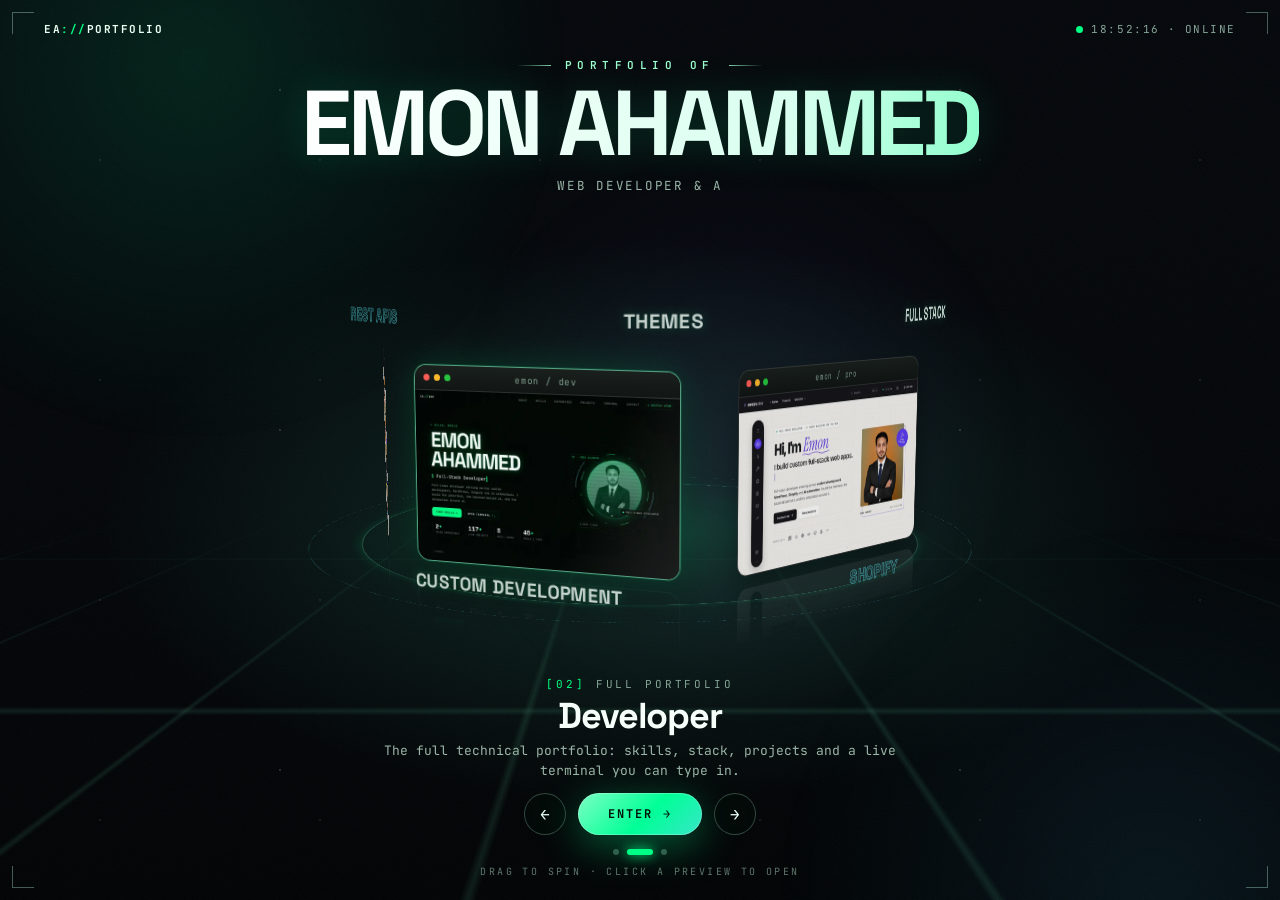
<file: index.html>
<!DOCTYPE html>
<html lang="en">
<head>
  <meta charset="UTF-8" />
  <meta name="viewport" content="width=device-width, initial-scale=1, viewport-fit=cover" />
  <title>Emon Ahammed — Portfolio</title>
  <link rel="icon" href="favicon.svg?v=1" type="image/svg+xml" />
  <link rel="icon" href="favicon-32.png?v=1" sizes="32x32" type="image/png" />
  <link rel="apple-touch-icon" href="apple-touch-icon.png?v=1" />
  <meta name="description" content="Emon Ahammed — custom full-stack developer, WordPress & Shopify developer and AI automation builder. Choose how you want to explore the portfolio." />
  <link rel="canonical" href="https://emonahammed.shop/" />
  <meta property="og:type" content="website" />
  <meta property="og:site_name" content="Emon Ahammed" />
  <meta property="og:title" content="Emon Ahammed — Portfolio" />
  <meta property="og:description" content="Emon Ahammed — custom full-stack developer, WordPress & Shopify developer and AI automation builder. Choose how you want to explore the portfolio." />
  <meta property="og:url" content="https://emonahammed.shop/" />
  <meta property="og:image" content="https://emonahammed.shop/previews/pro.webp" />
  <meta name="twitter:card" content="summary_large_image" />
  <meta name="theme-color" content="#04070a" />
  <link rel="preconnect" href="https://fonts.googleapis.com" />
  <link rel="preconnect" href="https://fonts.gstatic.com" crossorigin />
  <link rel="preload" as="style" href="https://fonts.googleapis.com/css2?family=Space+Grotesk:wght@500;700&family=JetBrains+Mono:wght@400;600;700&display=swap" onload="this.onload=null;this.rel='stylesheet'" />
  <noscript><link rel="stylesheet" href="https://fonts.googleapis.com/css2?family=Space+Grotesk:wght@500;700&family=JetBrains+Mono:wght@400;600;700&display=swap" /></noscript>
  <link rel="stylesheet" href="fx.css?v=36" />
  <link rel="stylesheet" href="gate.css?v=38" />
</head>
<body>
  <!-- Background: soft moving light + a floor grid sliding toward the viewer -->
  <div class="bg" aria-hidden="true">
    <i class="glow g1"></i><i class="glow g2"></i><i class="glow g3"></i>
    <div class="stars s1"></div><div class="stars s2"></div>
    <div class="floor"><div class="grid"></div></div>
    <canvas class="trail" id="trail"></canvas>
    <div class="grain"></div>
  </div>
  <div class="corners" aria-hidden="true"><i></i><i></i><i></i><i></i></div>

  <header class="hud">
    <span class="hud-l">EA<b>://</b>portfolio</span>
    <span class="hud-r"><i class="pulse"></i><span id="clock">--:--:--</span> · ONLINE</span>
  </header>

  <main class="gate">
    <div class="id">
      <p class="hello" id="hello">Portfolio of</p>
      <h1 class="name glitch" id="name" data-text="EMON AHAMMED" aria-label="Emon Ahammed">EMON AHAMMED</h1>
      <p class="role" id="role"></p>
    </div>

    <!-- 3D stage: rings of words orbit around a ring of portfolio previews -->
    <section class="stage" id="stage" aria-label="Choose a portfolio style" aria-roledescription="carousel">
      <div class="world" id="world">
        <div class="platform" aria-hidden="true"><i></i><i></i><i></i></div>
        <div class="ring words w-top" id="words-top" aria-hidden="true"></div>
        <div class="ring slides" id="slides"></div>
        <div class="ring words w-bot" id="words-bot" aria-hidden="true"></div>
      </div>
    </section>

    <div class="cap" id="cap">
      <p class="cap-top"><span class="no" id="cap-no">[01]</span> <span id="cap-tag"></span></p>
      <h2 id="cap-name"></h2>
      <p class="cap-desc" id="cap-desc"></p>
      <div class="cap-row">
        <button class="arrow" id="prev" type="button" aria-label="Previous portfolio">&larr;</button>
        <a class="enter" id="enter" href="#">Enter <i>&rarr;</i></a>
        <button class="arrow" id="next" type="button" aria-label="Next portfolio">&rarr;</button>
      </div>
      <div class="dots" id="dots" aria-hidden="true"></div>
      <p class="hint">drag to spin · click a preview to open</p>
    </div>
  </main>

  <script src="data.js?v=68"></script>
  <script src="fx.js?v=37"></script>
  <script src="gate.js?v=38"></script>
</body>
</html>
</file>
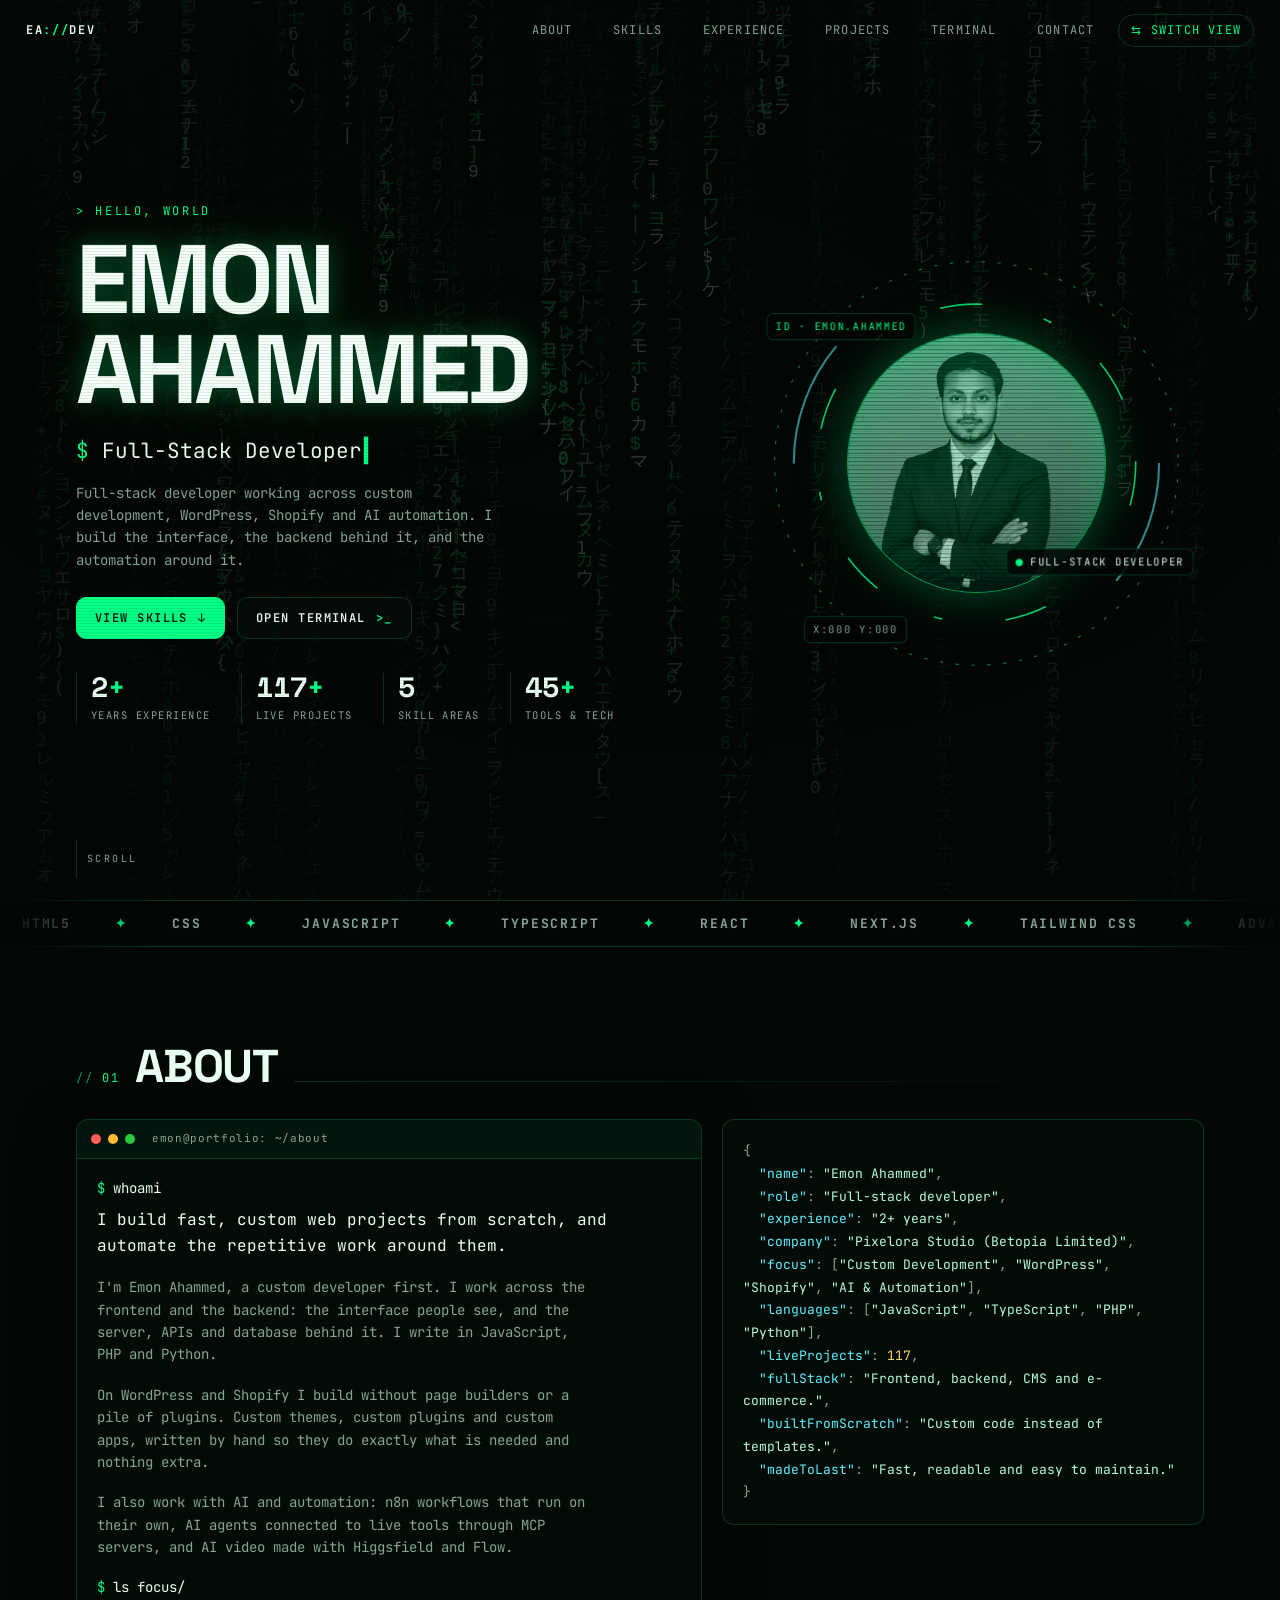
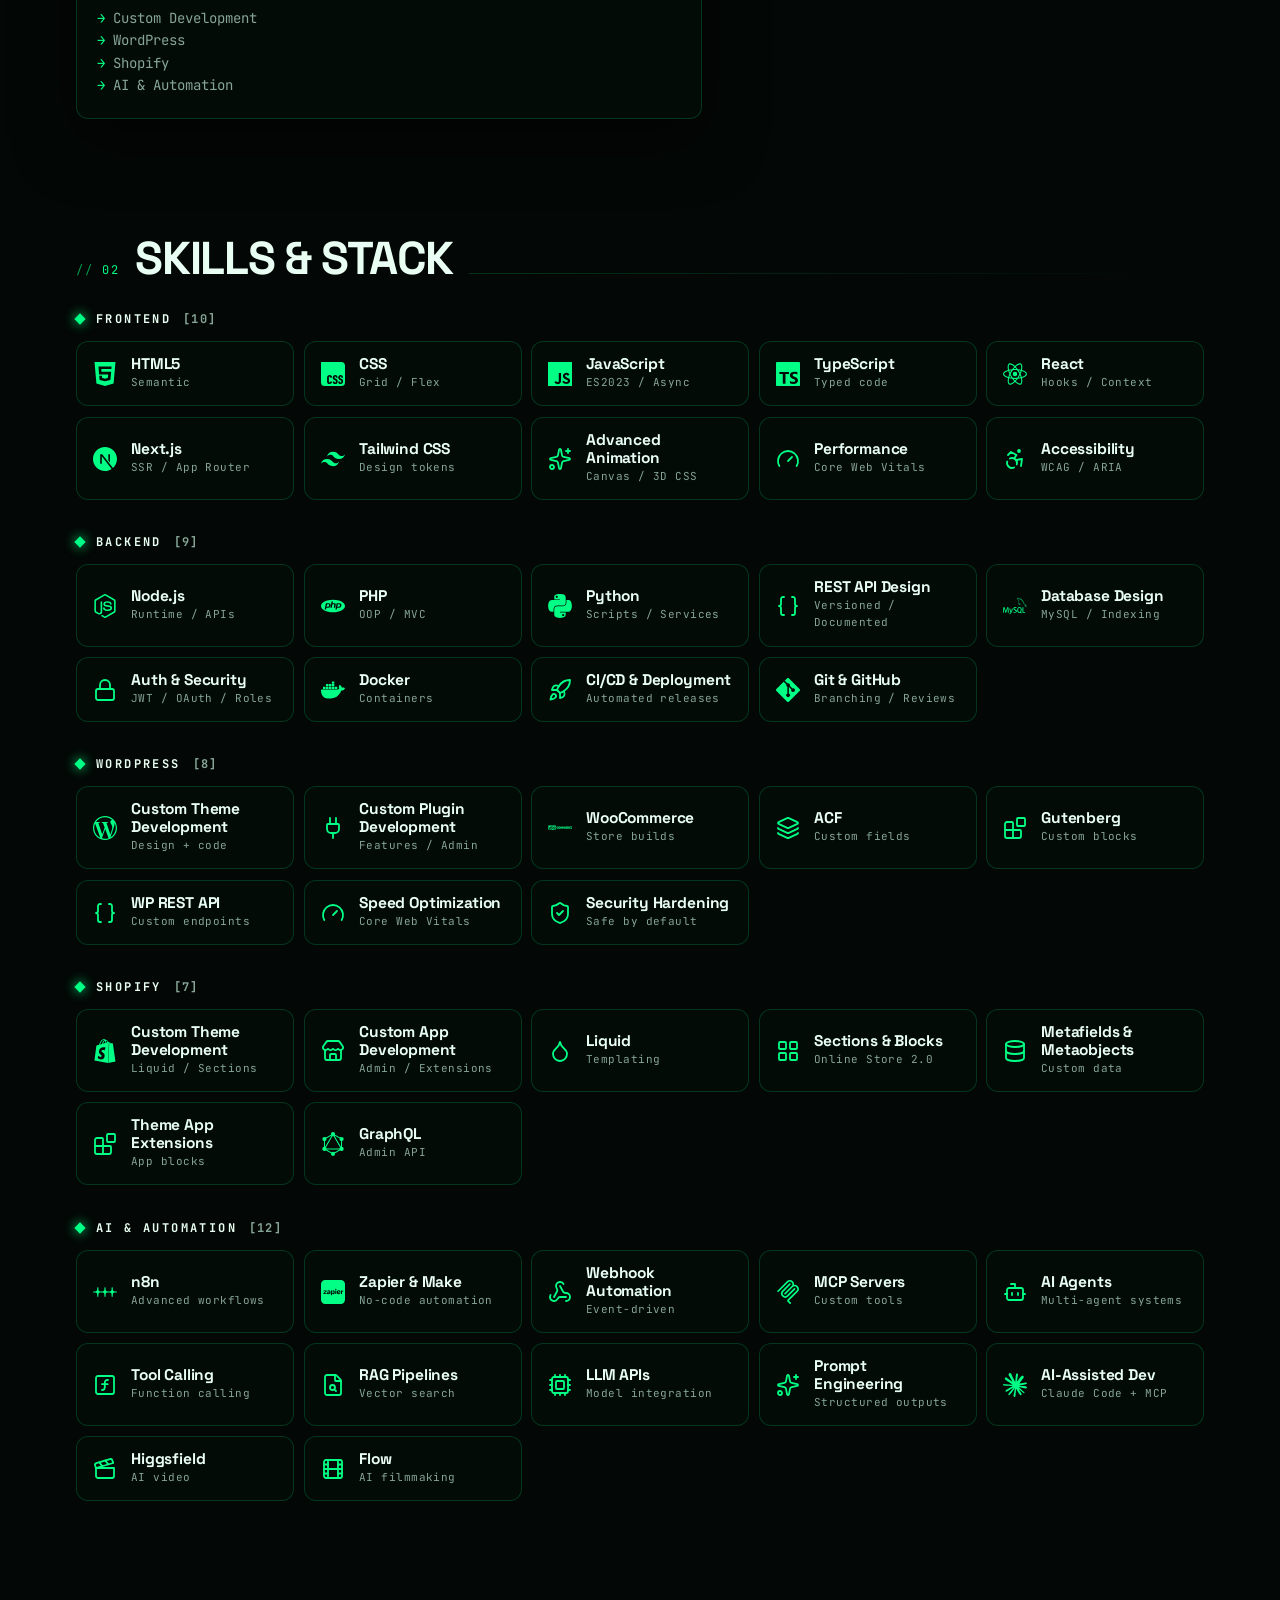
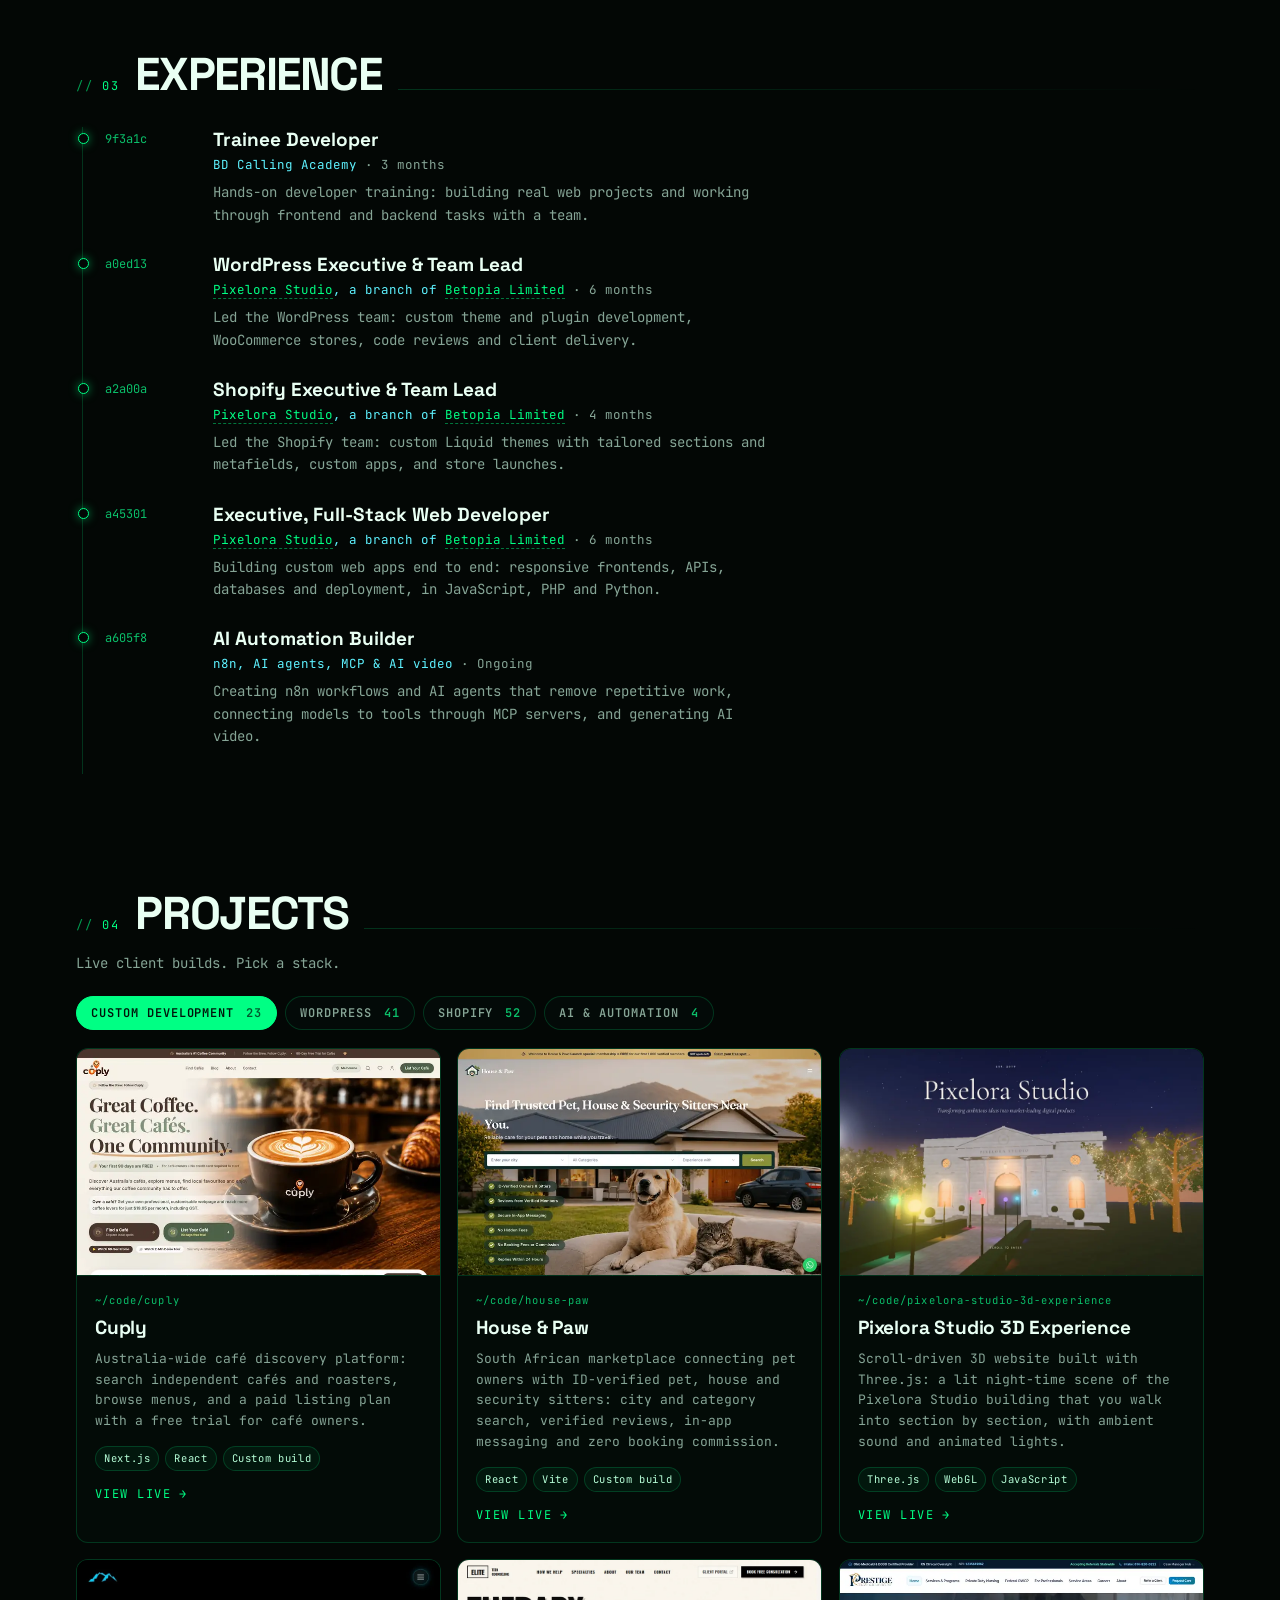
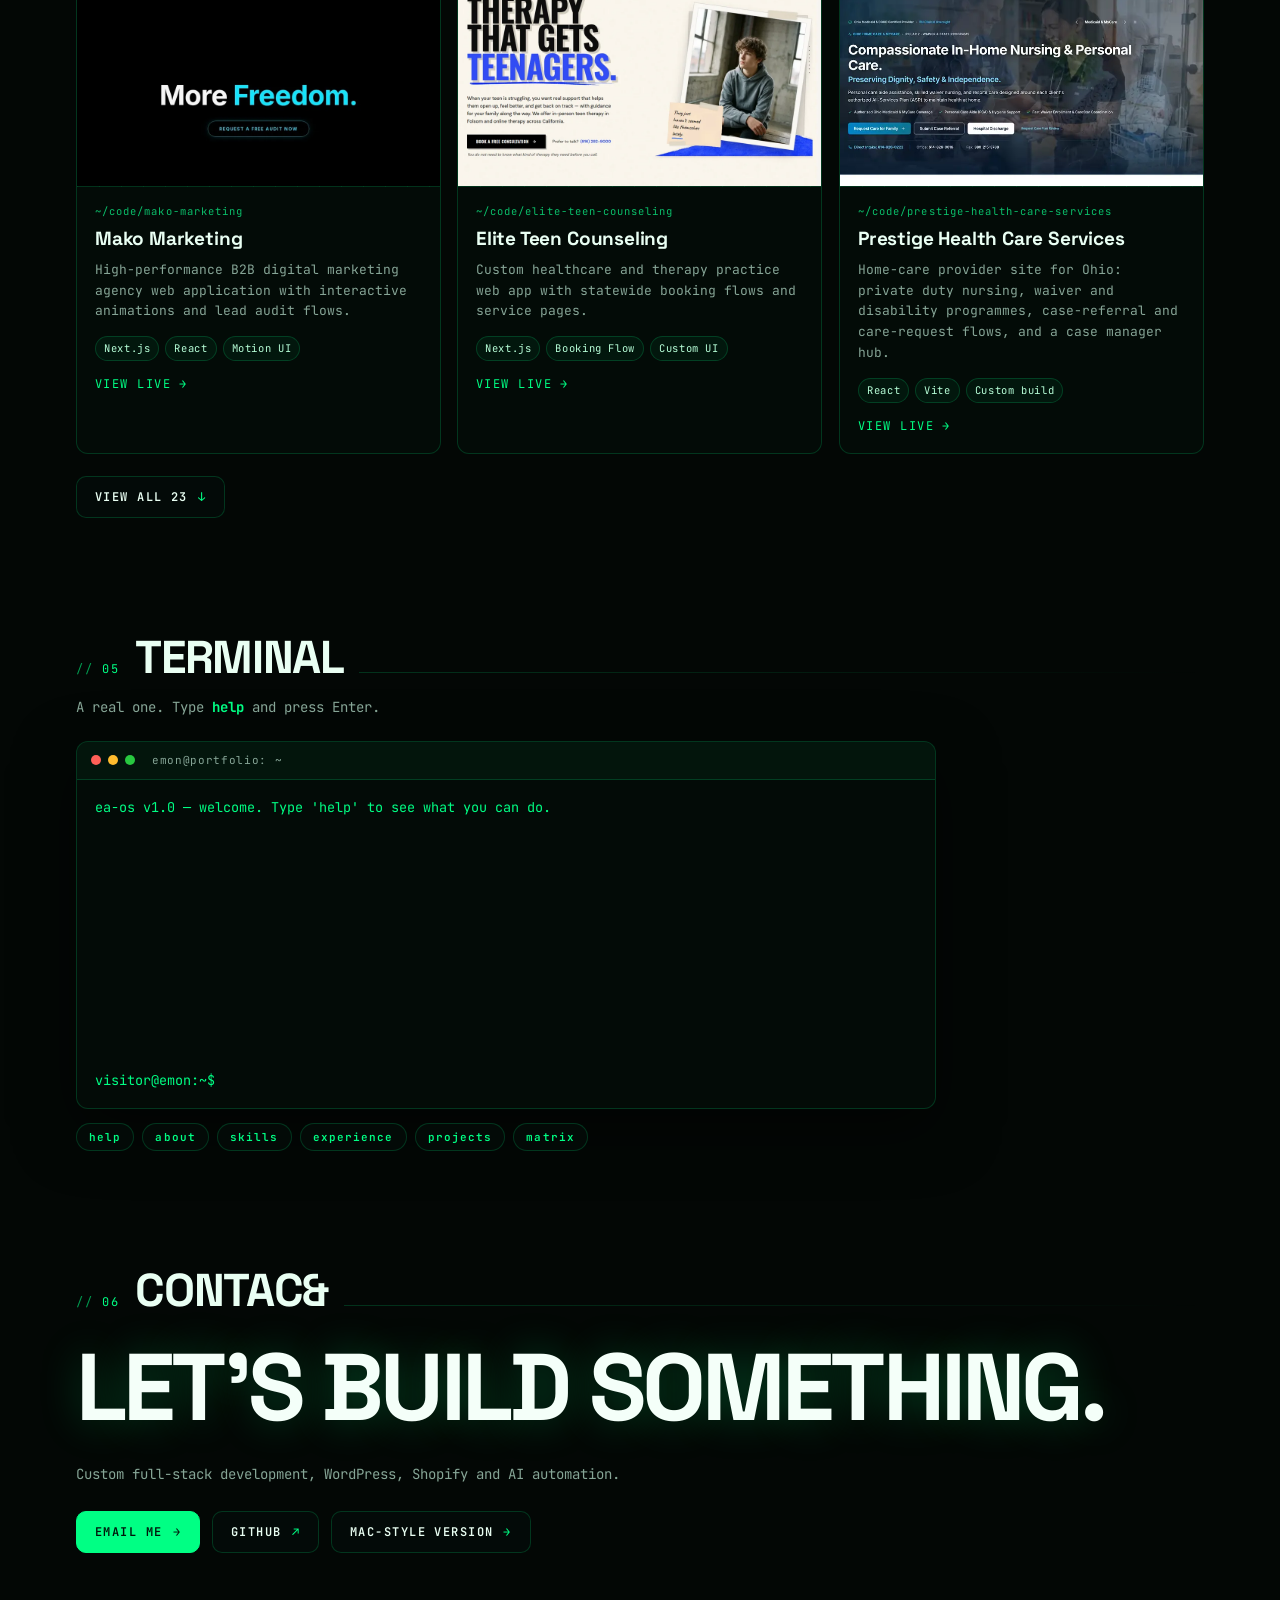
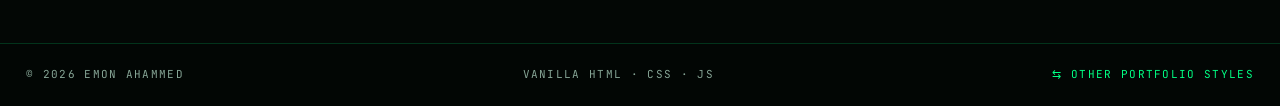
<file: dev/index.html>
<!DOCTYPE html>
<html lang="en">
<head>
  <meta charset="UTF-8" />
  <meta name="viewport" content="width=device-width, initial-scale=1, viewport-fit=cover" />
  <title>Emon Ahammed — Developer Portfolio</title>
  <link rel="icon" href="../favicon.svg?v=1" type="image/svg+xml" />
  <link rel="icon" href="../favicon-32.png?v=1" sizes="32x32" type="image/png" />
  <link rel="apple-touch-icon" href="../apple-touch-icon.png?v=1" />
  <meta name="description" content="Emon Ahammed — custom full-stack developer, WordPress & Shopify developer and AI automation builder." />
  <link rel="canonical" href="https://emonahammed.shop/dev/" />
  <meta property="og:type" content="website" />
  <meta property="og:site_name" content="Emon Ahammed" />
  <meta property="og:title" content="Emon Ahammed — Developer Portfolio" />
  <meta property="og:description" content="Emon Ahammed — custom full-stack developer, WordPress & Shopify developer and AI automation builder." />
  <meta property="og:url" content="https://emonahammed.shop/dev/" />
  <meta property="og:image" content="https://emonahammed.shop/previews/dev.webp" />
  <meta name="twitter:card" content="summary_large_image" />
  <meta name="theme-color" content="#030705" />
  <link rel="preconnect" href="https://fonts.googleapis.com" />
  <link rel="preconnect" href="https://fonts.gstatic.com" crossorigin />
  <link rel="preload" as="style" href="https://fonts.googleapis.com/css2?family=Space+Grotesk:wght@500;700&family=JetBrains+Mono:wght@400;600;700&display=swap" onload="this.onload=null;this.rel='stylesheet'" />
  <noscript><link rel="stylesheet" href="https://fonts.googleapis.com/css2?family=Space+Grotesk:wght@500;700&family=JetBrains+Mono:wght@400;600;700&display=swap" /></noscript>
  <link rel="stylesheet" href="../fx.css?v=29" />
  <link rel="stylesheet" href="dev.css?v=25" />
</head>
<body>
  <canvas id="rain" aria-hidden="true"></canvas>
  <div class="vignette" aria-hidden="true"></div>
  <div class="scanlines" aria-hidden="true"></div>
  <div class="progress" id="progress" aria-hidden="true"></div>

  <header class="nav" id="nav">
    <a class="logo" href="#top">EA<b>://</b>dev</a>
    <nav class="links" id="links" aria-label="Sections">
      <a href="#about">about</a>
      <a href="#skills">skills</a>
      <a href="#experience">experience</a>
      <a href="#projects">projects</a>
      <a href="#terminal">terminal</a>
      <a href="#contact">contact</a>
    </nav>
    <a class="switch" href="../" id="switch" title="Choose another portfolio style">&#8646; switch view</a>
  </header>

  <main id="top">
    <!-- Hero -->
    <section class="hero">
      <div class="hero-l">
        <p class="kicker" id="kicker">&gt; hello, world</p>
        <h1 class="name glitch" id="name" data-text="EMON AHAMMED" aria-label="Emon Ahammed">EMON AHAMMED</h1>
        <p class="rot"><span class="pr">$</span> <span id="rot" class="caret"></span></p>
        <p class="pitch" id="pitch"></p>
        <div class="cta">
          <a class="btn solid" href="#skills" data-mag>View skills <i>&darr;</i></a>
          <a class="btn" href="#terminal" data-mag>Open terminal <i>&gt;_</i></a>
        </div>
        <dl class="stats" id="stats"></dl>
      </div>
      <div class="hero-r" id="holo" aria-hidden="true">
        <div class="holo">
          <svg class="rings" viewBox="0 0 400 400">
            <circle cx="200" cy="200" r="190" class="r1" />
            <circle cx="200" cy="200" r="172" class="r2" />
            <circle cx="200" cy="200" r="150" class="r3" />
          </svg>
          <div class="frame">
            <img src="../mac/me-900.webp" alt="" width="900" height="675" decoding="async" />
            <span class="sweep"></span>
            <i class="c tl"></i><i class="c tr"></i><i class="c bl"></i><i class="c br"></i>
          </div>
          <span class="tag t1">ID · EMON.AHAMMED</span>
          <span class="tag t2"><i class="pulse"></i>FULL-STACK DEVELOPER</span>
          <span class="tag t3" id="coords">X:000 Y:000</span>
        </div>
      </div>
      <a class="scroll" href="#about" aria-label="Scroll down"><span></span>scroll</a>
    </section>

    <!-- Tool marquee -->
    <div class="marquee" aria-hidden="true"><div class="track" id="track"></div></div>

    <!-- About -->
    <section class="sec" id="about" data-reveal>
      <header class="sh"><span class="n">01</span><h2 data-scramble>ABOUT</h2><span class="rule"></span></header>
      <div class="about">
        <div class="term-card">
          <div class="tc-bar"><i></i><i></i><i></i><span>emon@portfolio: ~/about</span></div>
          <div class="tc-body" id="about-body"></div>
        </div>
        <pre class="json" id="about-json" aria-label="Profile summary"></pre>
      </div>
    </section>

    <!-- Skills -->
    <section class="sec" id="skills" data-reveal>
      <header class="sh"><span class="n">02</span><h2 data-scramble>SKILLS &amp; STACK</h2><span class="rule"></span></header>
      <div id="skill-groups"></div>
    </section>

    <!-- Experience -->
    <section class="sec" id="experience" data-reveal>
      <header class="sh"><span class="n">03</span><h2 data-scramble>EXPERIENCE</h2><span class="rule"></span></header>
      <ol class="log" id="exp-log"></ol>
    </section>

    <!-- Projects -->
    <section class="sec" id="projects" data-reveal>
      <header class="sh"><span class="n">04</span><h2 data-scramble>PROJECTS</h2><span class="rule"></span></header>
      <p class="sub">Live client builds. Pick a stack.</p>
      <div class="ptabs" id="ptabs" role="tablist" aria-label="Project categories"></div>
      <div class="projects" id="project-list" role="tabpanel"></div>
      <button class="btn more-btn" id="p-all" type="button" data-mag><span id="p-all-label">View all</span> <i>&darr;</i></button>
    </section>

    <!-- Terminal -->
    <section class="sec" id="terminal" data-reveal>
      <header class="sh"><span class="n">05</span><h2 data-scramble>TERMINAL</h2><span class="rule"></span></header>
      <p class="sub">A real one. Type <b>help</b> and press Enter.</p>
      <div class="term" id="term">
        <div class="tc-bar"><i></i><i></i><i></i><span>emon@portfolio: ~</span></div>
        <div class="t-out" id="t-out" aria-live="polite"></div>
        <label class="t-in"><span class="pr">visitor@emon:~$</span><input id="t-input" type="text" autocomplete="off" autocapitalize="off" spellcheck="false" aria-label="Terminal command" /></label>
      </div>
      <div class="chips" id="t-chips"></div>
    </section>

    <!-- Contact -->
    <section class="sec contact" id="contact" data-reveal>
      <header class="sh"><span class="n">06</span><h2 data-scramble>CONTACT</h2><span class="rule"></span></header>
      <p class="big glitch" id="big" data-text="LET'S BUILD SOMETHING.">LET'S BUILD SOMETHING.</p>
      <p class="sub">Custom full-stack development, WordPress, Shopify and AI automation.</p>
      <div class="cta" id="contact-cta"></div>
    </section>
  </main>

  <footer class="foot">
    <span>&copy; <span id="yr"></span> Emon Ahammed</span>
    <span>vanilla html · css · js</span>
    <a href="../">&#8646; other portfolio styles</a>
  </footer>

  <script src="../data.js?v=68"></script>
  <script src="../matrix.js?v=29"></script>
  <script src="../fx.js?v=37"></script>
  <script src="../pro/icons.js?v=6"></script>
  <script src="dev.js?v=29"></script>
</body>
</html>
</file>
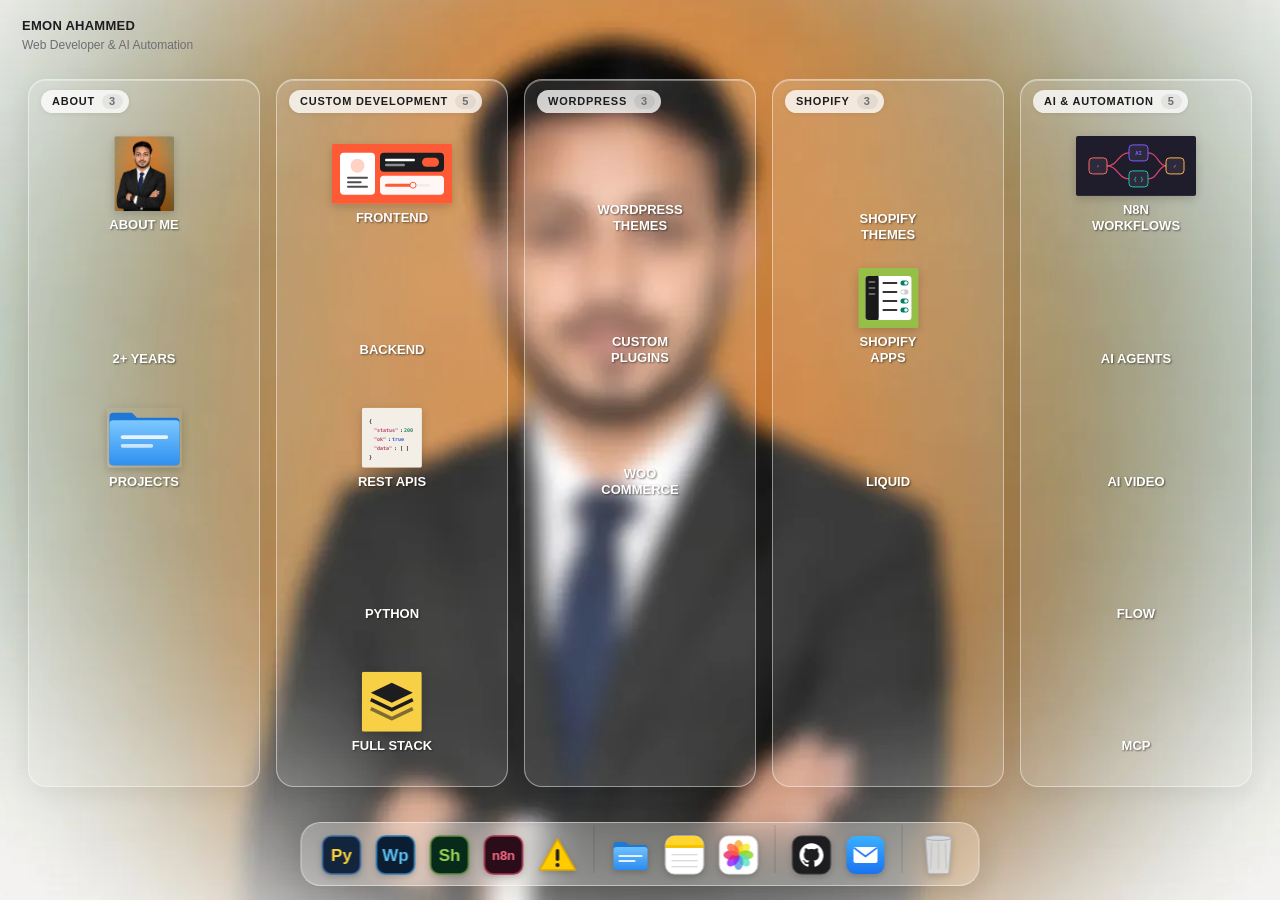
<file: mac/index.html>
<!DOCTYPE html>
<html lang="en">
<head>
  <meta charset="UTF-8" />
  <meta name="viewport" content="width=device-width, initial-scale=1, viewport-fit=cover" />
  <title>Emon Ahammed</title>
  <link rel="icon" href="../favicon.svg?v=1" type="image/svg+xml" />
  <link rel="icon" href="../favicon-32.png?v=1" sizes="32x32" type="image/png" />
  <link rel="apple-touch-icon" href="../apple-touch-icon.png?v=1" />
  <meta name="description" content="Emon Ahammed — custom full-stack developer, WordPress & Shopify developer, AI automation and AI video creator." />
  <link rel="canonical" href="https://emonahammed.shop/mac/" />
  <meta property="og:type" content="website" />
  <meta property="og:site_name" content="Emon Ahammed" />
  <meta property="og:title" content="Emon Ahammed" />
  <meta property="og:description" content="Emon Ahammed — custom full-stack developer, WordPress & Shopify developer, AI automation and AI video creator." />
  <meta property="og:url" content="https://emonahammed.shop/mac/" />
  <meta property="og:image" content="https://emonahammed.shop/previews/mac.webp" />
  <meta name="twitter:card" content="summary_large_image" />
  <link rel="stylesheet" href="style.css?v=28" />
</head>
<body>
  <img class="wallpaper" src="wallpaper.webp" alt="" aria-hidden="true" />

  <a class="signature" href="../" title="Back to all portfolios">
    <strong>Emon Ahammed</strong>
    <span>Web Developer &amp; AI Automation</span>
    <em>&larr; All portfolios</em>
  </a>

  <main class="desktop" id="desktop" aria-label="Projects and skills"></main>

  <nav class="dock" id="dock" aria-label="Dock"></nav>

  <script src="../data.js?v=68"></script>
  <script src="covers.js?v=27"></script>
  <script src="script.js?v=29"></script>
</body>
</html>
</file>
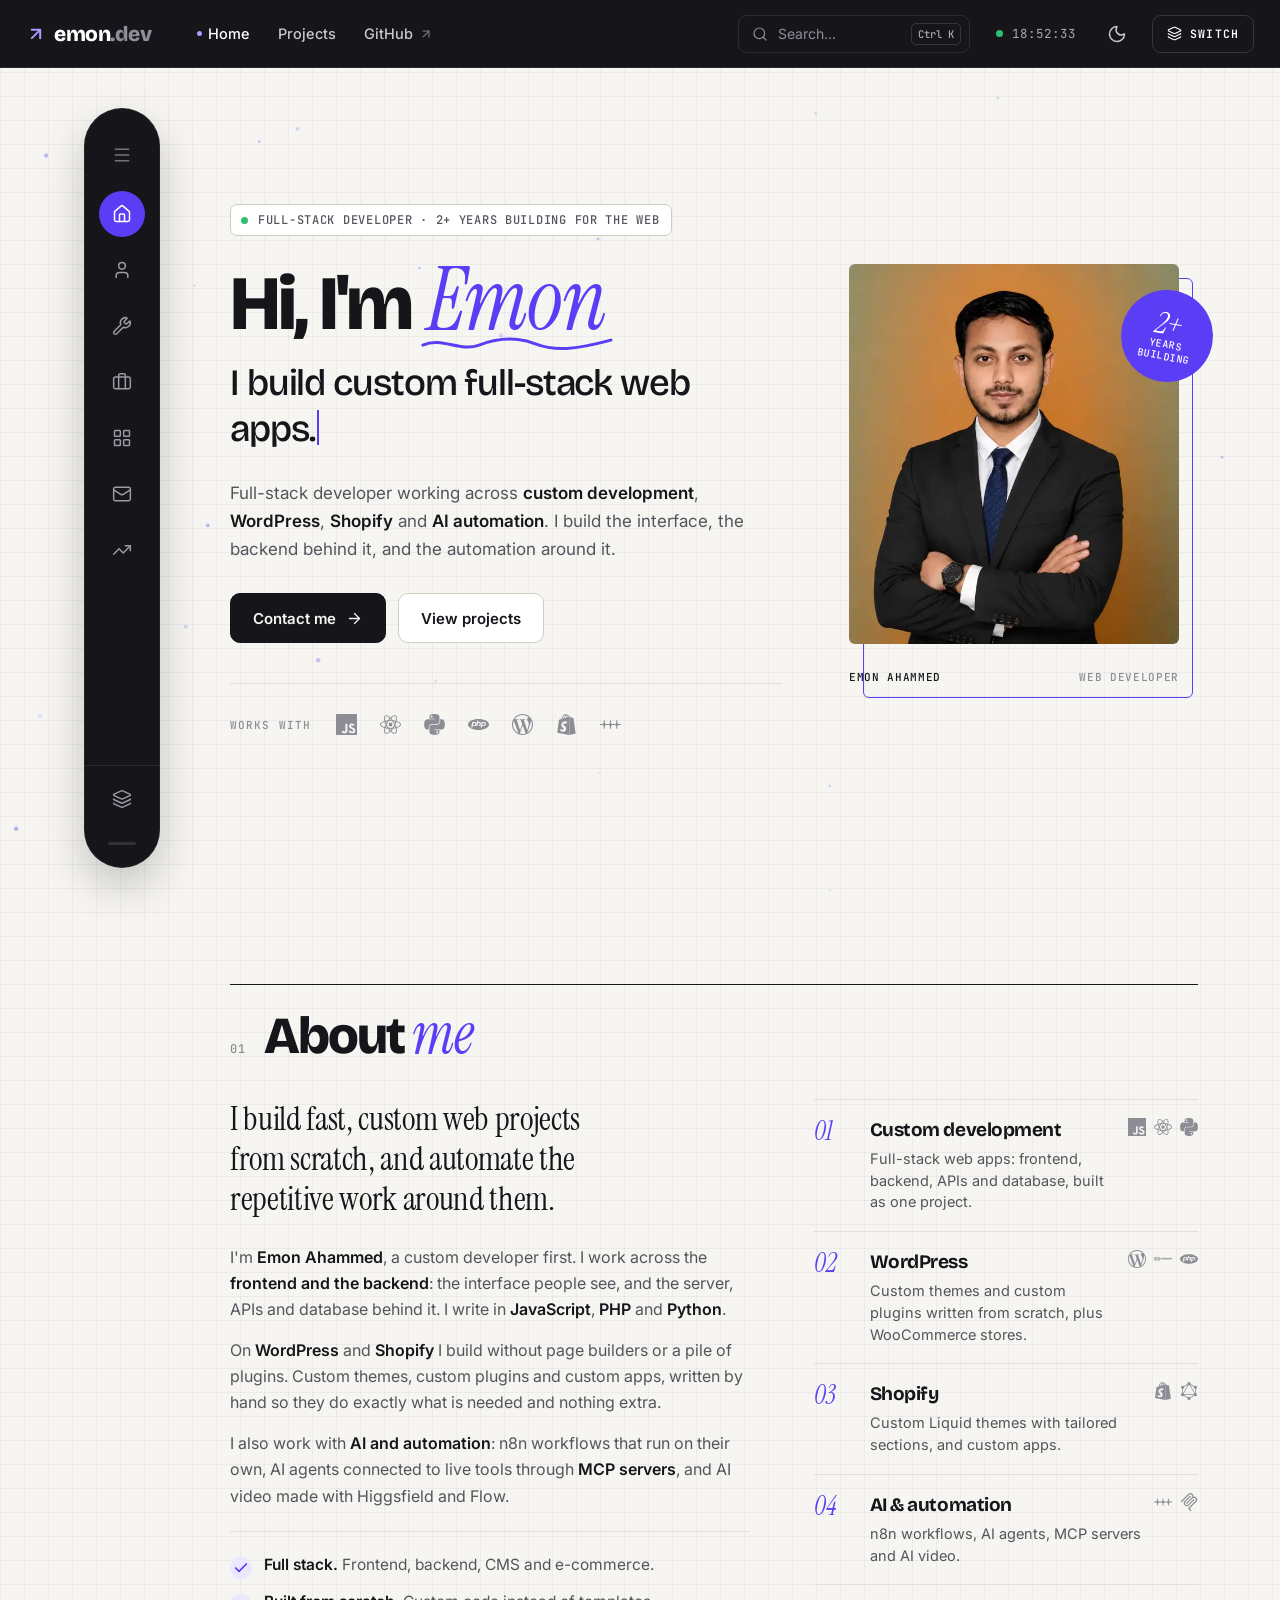
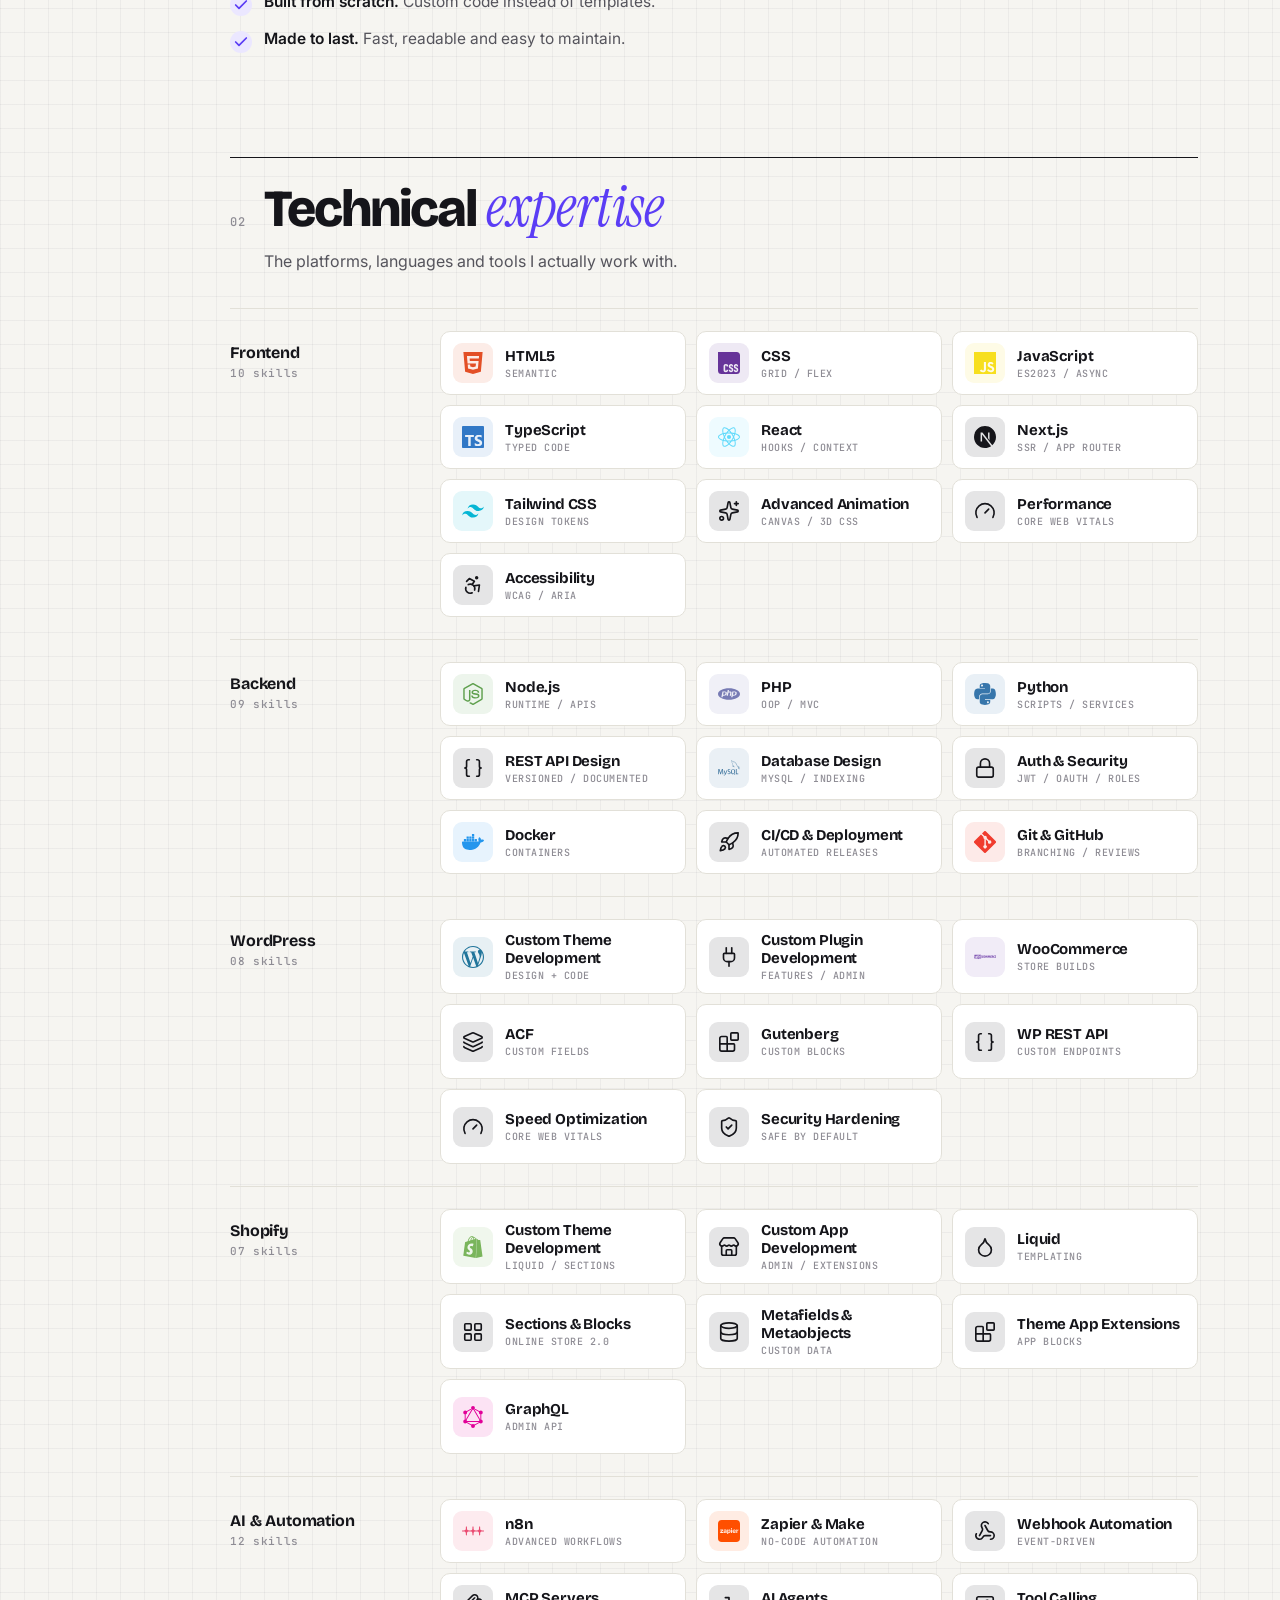
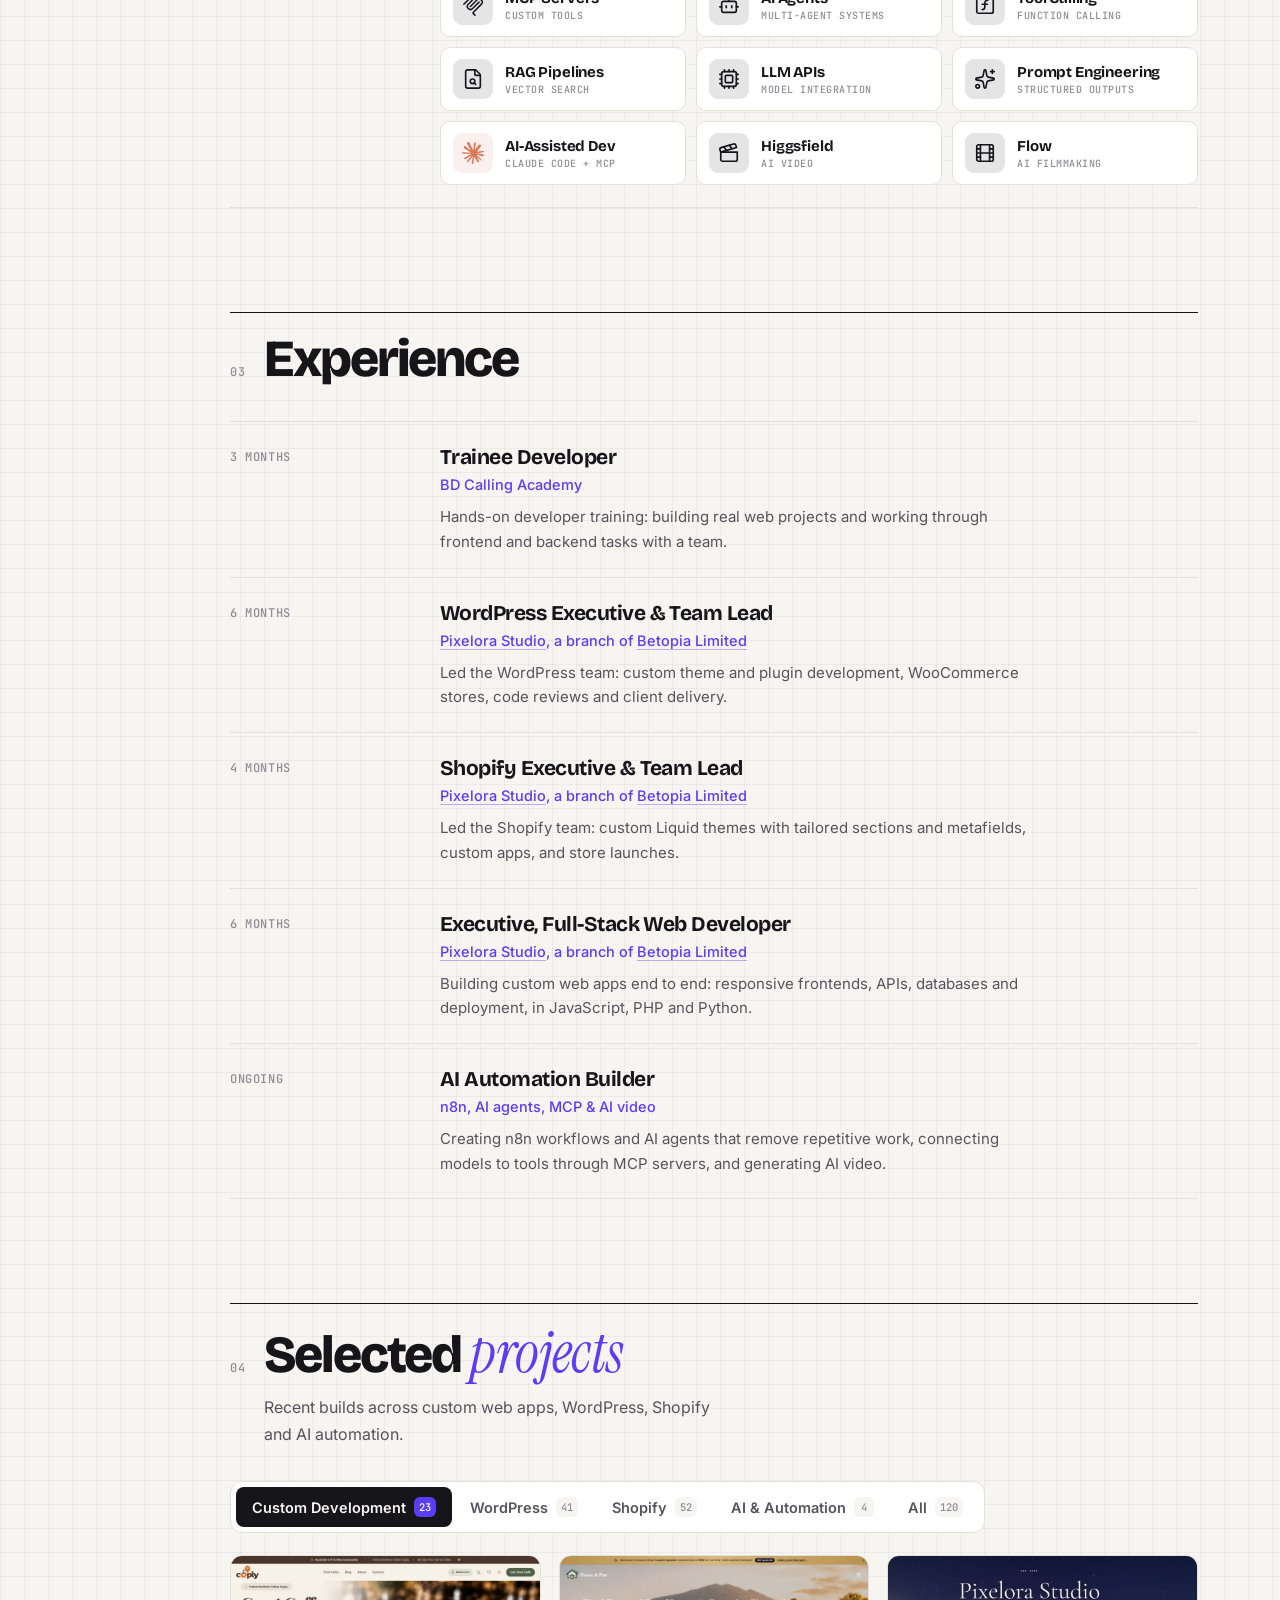
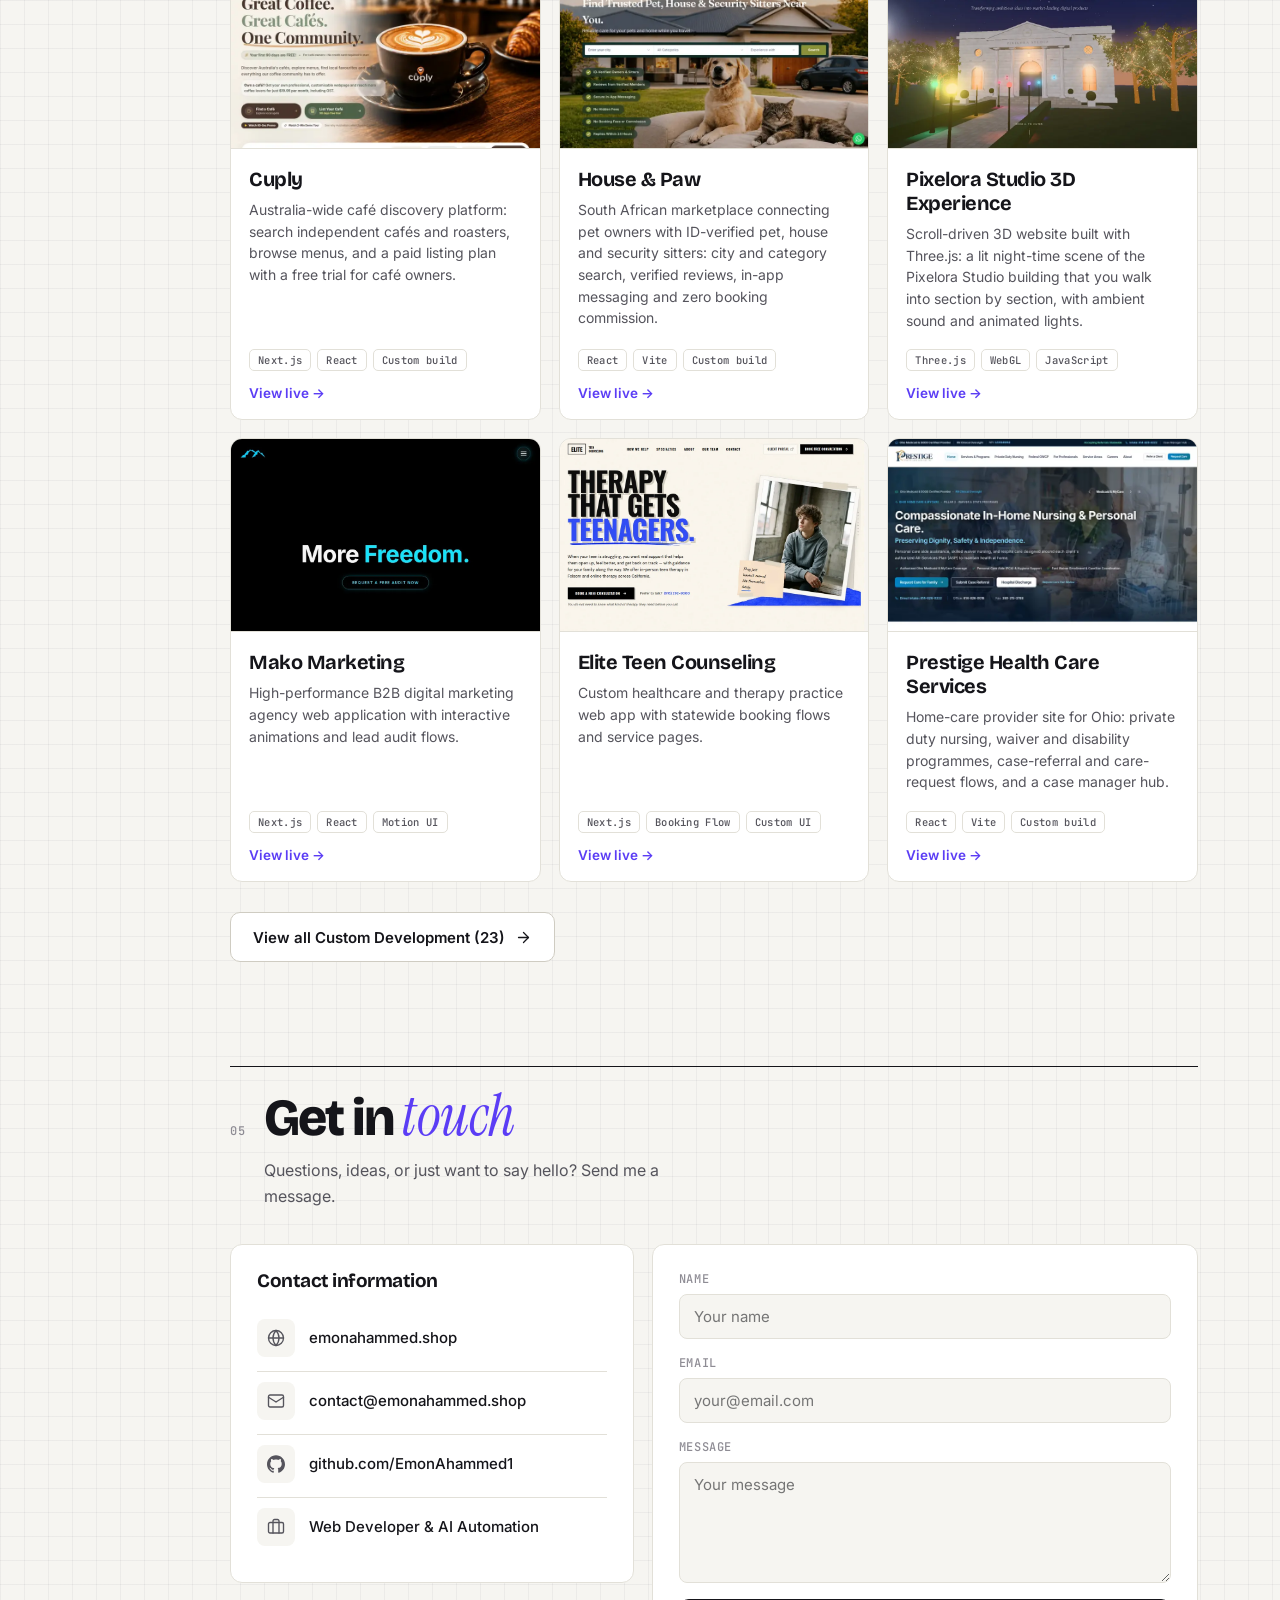
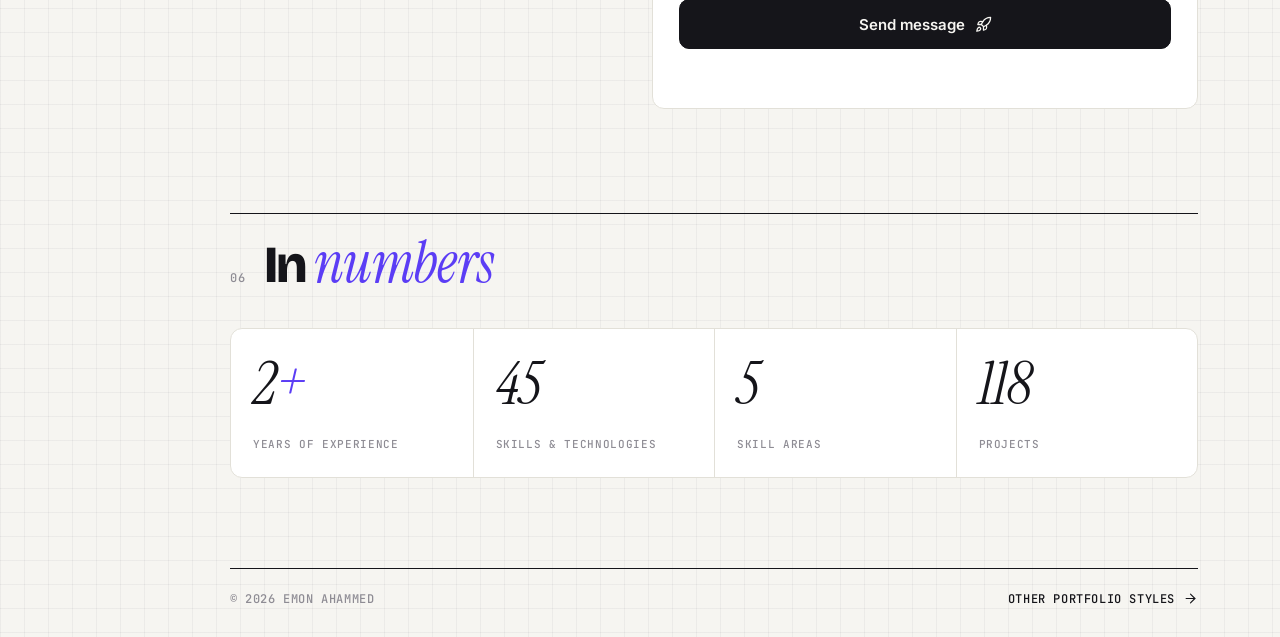
<file: pro/index.html>
<!DOCTYPE html>
<html lang="en">
<head>
  <meta charset="UTF-8" />
  <meta name="viewport" content="width=device-width, initial-scale=1, viewport-fit=cover" />
  <title>Emon Ahammed — Web Developer</title>
  <link rel="icon" href="../favicon.svg?v=1" type="image/svg+xml" />
  <link rel="icon" href="../favicon-32.png?v=1" sizes="32x32" type="image/png" />
  <link rel="apple-touch-icon" href="../apple-touch-icon.png?v=1" />
  <meta name="description" content="Emon Ahammed — full-stack developer: custom development, WordPress, Shopify and AI automation." />
  <link rel="canonical" href="https://emonahammed.shop/pro/" />
  <meta property="og:type" content="website" />
  <meta property="og:site_name" content="Emon Ahammed" />
  <meta property="og:title" content="Emon Ahammed — Web Developer" />
  <meta property="og:description" content="Emon Ahammed — full-stack developer: custom development, WordPress, Shopify and AI automation." />
  <meta property="og:url" content="https://emonahammed.shop/pro/" />
  <meta property="og:image" content="https://emonahammed.shop/previews/pro.webp" />
  <meta name="twitter:card" content="summary_large_image" />
  <meta name="theme-color" content="#16161a" />
  <script>/* apply the saved theme before first paint */ try { if (localStorage.getItem("ea-theme") === "dark") document.documentElement.classList.add("dark"); } catch (e) {}</script>
  <link rel="preconnect" href="https://fonts.googleapis.com" />
  <link rel="preconnect" href="https://fonts.gstatic.com" crossorigin />
  <link rel="preload" as="style" href="https://fonts.googleapis.com/css2?family=Bricolage+Grotesque:opsz,wght@12..96,500;12..96,700;12..96,800&family=Instrument+Serif:ital@0;1&family=Inter:wght@400;500;600&family=JetBrains+Mono:wght@400;500;600&display=swap" onload="this.onload=null;this.rel='stylesheet'" />
  <noscript><link rel="stylesheet" href="https://fonts.googleapis.com/css2?family=Bricolage+Grotesque:opsz,wght@12..96,500;12..96,700;12..96,800&family=Instrument+Serif:ital@0;1&family=Inter:wght@400;500;600&family=JetBrains+Mono:wght@400;500;600&display=swap" /></noscript>
  <link rel="stylesheet" href="pro.css?v=10" />
</head>
<body>
  <canvas id="dust" aria-hidden="true"></canvas>

  <!-- Top bar -->
  <header class="top">
    <a class="brand" href="#home"><i data-ico="arrow-up-right"></i><span>emon<b>.dev</b></span></a>
    <nav class="top-links" aria-label="Main">
      <a href="#home" class="on">Home</a>
      <a href="#projects">Projects</a>
      <a href="https://github.com/EmonAhammed1" target="_blank" rel="noopener" id="site-link">GitHub <i data-ico="arrow-up-right"></i></a>
    </nav>
    <button class="search" id="search-btn" type="button" aria-label="Search sections and skills">
      <i data-ico="search"></i><span>Search...</span><kbd id="kbd">Ctrl K</kbd>
    </button>
    <span class="clock"><i></i><span id="clock">--:--:--</span></span>
    <button class="icon-btn" id="theme" type="button" aria-label="Toggle dark mode"><i class="moon" data-ico="moon"></i><i class="sun" data-ico="sun"></i></button>
    <a class="switch" href="../" title="Choose another portfolio style"><i data-ico="layers"></i>SWITCH</a>
  </header>

  <!-- Floating section rail -->
  <aside class="rail" id="rail" aria-label="Sections">
    <span class="rail-top"><i data-ico="menu"></i></span>
    <nav id="rail-nav"></nav>
    <a class="rail-switch" href="../" data-tip="Other styles" aria-label="Other portfolio styles"><i data-ico="layers"></i></a>
    <span class="rail-bar"><i id="rail-prog"></i></span>
  </aside>

  <main class="page">
    <!-- Hero -->
    <section class="hero" id="home">
      <div class="hero-l">
        <p class="status rise" style="--i:0"><i></i>Full-stack developer · 2+ years building for the web</p>
        <h1 class="rise" style="--i:1">Hi, I'm <em class="nm"><span id="first"></span><svg viewBox="0 0 200 14" preserveAspectRatio="none" aria-hidden="true"><path d="M3 9c20-7 38 6 58 0s38-7 58-1 40 5 78-3"/></svg></em></h1>
        <p class="typed rise" style="--i:2"><span id="typed"></span><i class="caret"></i></p>
        <p class="lead rise" style="--i:3" id="lead"></p>
        <div class="btns rise" style="--i:4">
          <a class="btn primary" href="#contact" data-mag>Contact me <i data-ico="arrow-right"></i></a>
          <a class="btn" href="#projects" data-mag>View projects</a>
        </div>
        <div class="works rise" style="--i:5"><span>Works with</span><div id="works"></div></div>
      </div>
      <div class="hero-r rise" style="--i:3">
        <figure class="portrait" id="portrait">
          <div class="photo"><img src="../mac/me-900.webp" alt="Emon Ahammed" width="900" height="675" fetchpriority="high" decoding="async" /></div>
          <figcaption><span id="cap-name"></span><span id="cap-role"></span></figcaption>
          <span class="stamp"><b>2+</b>years<br>building</span>
        </figure>
      </div>
    </section>

    <!-- About -->
    <section class="sec" id="about" data-reveal>
      <header class="sh"><h2>About <em>me</em></h2></header>
      <div class="about">
        <div class="about-r">
          <p class="pull rv">I build fast, custom web projects from scratch, and automate the repetitive work around them.</p>
          <div id="about-text"></div>
        </div>
        <ol class="what" id="what" aria-label="What I do"></ol>
      </div>
    </section>

    <!-- Skills -->
    <section class="sec" id="skills" data-reveal>
      <header class="sh"><h2>Technical <em>expertise</em></h2><p>The platforms, languages and tools I actually work with.</p></header>
      <div id="skill-groups"></div>
    </section>

    <!-- Experience -->
    <section class="sec" id="experience" data-reveal>
      <header class="sh"><h2>Experience</h2></header>
      <ol class="timeline" id="timeline"></ol>
    </section>

    <!-- Projects -->
    <section class="sec" id="projects" data-reveal>
      <header class="sh"><h2>Selected <em>projects</em></h2><p>Recent builds across custom web apps, WordPress, Shopify and AI automation.</p></header>
      <div class="tabs rv" id="proj-tabs" role="tablist" aria-label="Project categories"><span class="tab-ink" id="tab-ink" aria-hidden="true"></span></div>
      <div class="projects" id="project-list" role="tabpanel"></div>
      <button class="btn line" id="view-all" type="button" data-mag><span id="view-all-label">View all projects</span> <i data-ico="arrow-right"></i></button>
    </section>

    <!-- Contact -->
    <section class="sec" id="contact" data-reveal>
      <header class="sh"><h2>Get in <em>touch</em></h2><p>Questions, ideas, or just want to say hello? Send me a message.</p></header>
      <div class="contact">
        <div class="panel rv">
          <h3>Contact information</h3>
          <ul class="info" id="info"></ul>
        </div>
        <form class="panel form rv" style="--i:1" id="form" novalidate>
          <label>Name<input name="name" type="text" placeholder="Your name" autocomplete="name" required /></label>
          <label>Email<input name="email" type="email" placeholder="your@email.com" autocomplete="email" required /></label>
          <label>Message<textarea name="message" rows="5" placeholder="Your message" required></textarea></label>
          <button class="btn primary wide send-btn" id="send-btn" type="submit">
            <span class="send-idle">Send message <i data-ico="rocket"></i></span>
            <span class="send-fly" aria-hidden="true">
              <span class="send-trail"></span>
              <span class="send-status">Sending message...</span>
              <span class="send-craft"><i class="send-flame"></i><i data-ico="rocket"></i></span>
            </span>
            <span class="send-done" aria-hidden="true">
              <svg class="ui send-check" viewBox="0 0 24 24"><path d="M20 6 9 17l-5-5"/></svg>
              <span>Message sent!</span>
            </span>
          </button>
          <p class="form-note" id="form-note" role="status"></p>
        </form>
      </div>
    </section>

    <!-- Stats -->
    <section class="sec" id="stats" data-reveal>
      <header class="sh"><h2>In <em>numbers</em></h2></header>
      <div class="stats rv" id="stat-list"></div>
    </section>

    <footer class="foot">
      <span>&copy; <span id="yr"></span> Emon Ahammed</span>
      <a href="../">Other portfolio styles <i data-ico="arrow-right"></i></a>
    </footer>
  </main>

  <!-- Mobile section bar -->
  <nav class="tabbar" id="tabbar" aria-label="Sections"></nav>

  <!-- Command palette -->
  <div class="palette" id="palette" hidden>
    <div class="pal-box" role="dialog" aria-modal="true" aria-label="Search">
      <input id="pal-input" type="text" placeholder="Jump to a section or skill..." autocomplete="off" spellcheck="false" />
      <ul id="pal-list"></ul>
      <p class="pal-hint"><kbd>↑</kbd><kbd>↓</kbd> to move · <kbd>Enter</kbd> to go · <kbd>Esc</kbd> to close</p>
    </div>
  </div>

  <script src="../data.js?v=68"></script>
  <script src="icons.js?v=6"></script>
  <script src="pro.js?v=15"></script>
</body>
</html>
</file>
<file: fx.css>
/* Shared look for the entry page and the developer portfolio. */
:root {
  --bg: #030705;
  --green: #00ff84;
  --green-dim: #0bbf6a;
  --cyan: #5ef2ff;
  --ink: #e9fff3;
  --muted: #86a596;
  --line: rgba(0, 255, 132, .18);
  --panel: rgba(4, 12, 9, .84);
  --mono: "JetBrains Mono", ui-monospace, "SF Mono", Menlo, Consolas, "Liberation Mono", monospace;
  --sans: "Space Grotesk", "Inter", -apple-system, BlinkMacSystemFont, "Segoe UI", "Helvetica Neue", Arial, sans-serif;
}
* { box-sizing: border-box; margin: 0; padding: 0; }
html { background: var(--bg); color-scheme: dark; }
body { font-family: var(--mono); color: var(--ink); -webkit-font-smoothing: antialiased; }
a { color: inherit; }
::selection { background: var(--green); color: #00140a; }

/* Rain canvas + readability layers */
#rain { position: fixed; inset: 0; width: 100%; height: 100%; z-index: 0; display: block; }
.vignette { position: fixed; inset: 0; z-index: 1; pointer-events: none; }
.scanlines {
  position: fixed; inset: 0; z-index: 90; pointer-events: none; opacity: .5;
  background: repeating-linear-gradient(to bottom, rgba(0,0,0,0) 0 2px, rgba(0,0,0,.16) 2px 3px);
  mix-blend-mode: multiply;
}

/* Custom cursor */
.has-cursor, .has-cursor a, .has-cursor button { cursor: none; }
.cur-dot, .cur-ring { position: fixed; left: 0; top: 0; z-index: 200; pointer-events: none; opacity: 0; transition: opacity .3s; will-change: transform; }
.cur-dot { width: 6px; height: 6px; margin: -3px 0 0 -3px; border-radius: 50%; background: var(--green); box-shadow: 0 0 10px var(--green); }
.cur-ring { width: 34px; height: 34px; margin: -17px 0 0 -17px; }
.cur-ring::before {
  content: ""; position: absolute; inset: 0; border: 1px solid rgba(0,255,132,.6); border-radius: 50%;
  transition: transform .25s cubic-bezier(.2,.9,.3,1.4), border-radius .25s, background .25s, border-color .25s;
}
.cur-ring.hot::before { transform: scale(1.55) rotate(45deg); border-radius: 6px; background: rgba(0,255,132,.08); border-color: var(--green); }

/* Page-leave wipe */
.wipe { position: fixed; inset: 0; z-index: 300; display: flex; pointer-events: all; }
.wipe i { flex: 1; background: linear-gradient(to bottom, #00140a, var(--bg) 30%, var(--bg)); border-bottom: 3px solid var(--green); box-shadow: 0 6px 24px rgba(0,255,132,.7); transform: translateY(-102%); animation: wipeDown .46s cubic-bezier(.7,0,.3,1) forwards; }
@keyframes wipeDown { to { transform: translateY(0); } }

/* Glitch: two offset colour copies flicker over the text (needs data-text). */
.glitch { position: relative; }
.glitch::before, .glitch::after { content: attr(data-text); position: absolute; inset: 0; pointer-events: none; opacity: 0; }
.glitch::before { color: var(--cyan); }
.glitch::after { color: #ff3d7f; }
.glitch.go::before { animation: gl1 2.8s steps(1) infinite; }
.glitch.go::after { animation: gl2 2.8s steps(1) infinite; }
@keyframes gl1 {
  0%, 91%, 100% { opacity: 0; }
  92% { opacity: .9; transform: translate(-4px, 1px); clip-path: inset(12% 0 58% 0); }
  94% { opacity: .9; transform: translate(3px, -1px); clip-path: inset(62% 0 8% 0); }
  96% { opacity: .9; transform: translate(-2px, 0); clip-path: inset(38% 0 36% 0); }
}
@keyframes gl2 {
  0%, 91%, 100% { opacity: 0; }
  92% { opacity: .8; transform: translate(4px, -1px); clip-path: inset(55% 0 20% 0); }
  94% { opacity: .8; transform: translate(-3px, 1px); clip-path: inset(8% 0 70% 0); }
  96% { opacity: .8; transform: translate(2px, 0); clip-path: inset(30% 0 44% 0); }
}

.caret::after { content: "▍"; color: var(--green); animation: blink 1s steps(1) infinite; margin-left: 2px; }
@keyframes blink { 50% { opacity: 0; } }

@media (prefers-reduced-motion: reduce) {
  *, *::before, *::after { animation-duration: .001ms !important; animation-iteration-count: 1 !important; transition-duration: .001ms !important; }
  .scanlines { display: none; }
}
</file>
<file: gate.css>
/* Entry page: name + a rotating 3D ring of portfolio previews and words. */
html, body { height: 100%; }
body { overflow: hidden; background: #04070a; }

/* ---------- Background (no matrix here): moving light + sliding floor grid ---------- */
.bg { position: fixed; inset: 0; z-index: 0; overflow: hidden; pointer-events: none;
  background: radial-gradient(ellipse 80% 60% at 50% 55%, #0a1512 0%, #04070a 70%); }
.glow { position: absolute; width: 70vmax; height: 70vmax; border-radius: 50%; will-change: transform; }
.g1 { left: -20vmax; top: -30vmax; background: radial-gradient(circle, rgba(0,255,132,.2), transparent 62%); animation: drift1 18s ease-in-out infinite alternate; }
.g2 { right: -25vmax; bottom: -35vmax; background: radial-gradient(circle, rgba(94,242,255,.16), transparent 62%); animation: drift2 22s ease-in-out infinite alternate; }
@keyframes drift1 { to { transform: translate(22vmax, 14vmax) scale(1.15); } }
@keyframes drift2 { to { transform: translate(-20vmax, -12vmax) scale(1.1); } }
.floor { position: absolute; left: -50%; right: -50%; bottom: 0; height: 46%; perspective: 420px; perspective-origin: 50% 0;
  -webkit-mask-image: linear-gradient(to bottom, transparent, #000 55%); mask-image: linear-gradient(to bottom, transparent, #000 55%); }
.grid { position: absolute; inset: -60px 0 0; transform-origin: 50% 0; transform: rotateX(74deg); height: 300%;
  background:
    linear-gradient(rgba(0,255,132,.2) 1px, transparent 1px) 0 0 / 60px 60px,
    linear-gradient(90deg, rgba(0,255,132,.2) 1px, transparent 1px) 0 0 / 60px 60px;
  animation: floor 2.6s linear infinite; will-change: transform; }
@keyframes floor { to { transform: rotateX(74deg) translateY(60px); } }

/* ---------- Top bar ---------- */
.hud {
  position: fixed; top: 0; left: 0; right: 0; z-index: 20;
  display: flex; justify-content: space-between; align-items: center;
  padding: 16px 22px; font-size: 11px; letter-spacing: .14em; text-transform: uppercase; color: var(--muted);
  opacity: 0; animation: fadeUp .8s .2s forwards;
}
.hud-l { color: var(--ink); font-weight: 700; }
.hud-l b { color: var(--green); }
.hud-r { display: flex; align-items: center; gap: 8px; font-variant-numeric: tabular-nums; }
.pulse { width: 7px; height: 7px; border-radius: 50%; background: var(--green); animation: pulse 1.8s infinite; }
@keyframes pulse { 0% { box-shadow: 0 0 0 0 rgba(0,255,132,.7); } 70% { box-shadow: 0 0 0 9px rgba(0,255,132,0); } 100% { box-shadow: 0 0 0 0 rgba(0,255,132,0); } }
@keyframes fadeUp { from { opacity: 0; transform: translateY(10px); } to { opacity: 1; transform: none; } }

/* ---------- Layout ---------- */
.gate {
  position: relative; z-index: 10; height: 100%;
  display: flex; flex-direction: column; align-items: center; justify-content: space-between;
  padding: 58px 20px 22px; text-align: center;
}
.hello { font-size: 11px; letter-spacing: .34em; text-transform: uppercase; color: var(--green); margin-bottom: 8px; opacity: 0; animation: fadeUp .7s .25s forwards; }
.name {
  font: 900 clamp(34px, 7.4vw, 92px)/.95 var(--sans); letter-spacing: -.035em; color: #f4fff9; white-space: nowrap;
  text-shadow: 0 0 30px rgba(0,255,132,.28);
}
.role { margin-top: 10px; min-height: 1.5em; font-size: clamp(12px, 1.4vw, 15px); letter-spacing: .08em; color: var(--muted); }

/* ---------- 3D stage ---------- */
.stage {
  --w: 340px;            /* preview width; JS reads it to size the ring */
  position: relative; flex: 1; width: 100%; min-height: 220px;
  perspective: 1300px; perspective-origin: 50% 46%;
  cursor: grab; touch-action: pan-y; user-select: none; -webkit-user-select: none;
  opacity: 0; transition: opacity .8s;
}
.stage.in { opacity: 1; }
.stage.grabbing { cursor: grabbing; }
.has-cursor .stage, .has-cursor .slide { cursor: none; }
.world { position: absolute; left: 50%; top: 50%; width: 0; height: 0; transform-style: preserve-3d; transform: translateZ(calc(var(--r, 300px) * -1)) rotateX(-7deg); } /* pushed back so the front preview is life-size */
.ring { position: absolute; left: 0; top: 0; width: 0; height: 0; transform-style: preserve-3d; will-change: transform; }

/* Portfolio previews: little browser windows standing in a circle */
.slide {
  --d: 0;                /* 0 = facing the viewer, 1 = at the back (set by JS) */
  position: absolute; left: calc(var(--w) / -2); top: calc(var(--w) * -.34);
  width: var(--w); display: block; text-decoration: none; color: var(--ink);
  border-radius: 12px; overflow: hidden; background: #0a0f0d;
  border: 1px solid rgba(255,255,255,.14);
  box-shadow: 0 30px 70px rgba(0,0,0,.6);
  transform-style: preserve-3d; backface-visibility: hidden; -webkit-backface-visibility: hidden;
  transition: border-color .3s, box-shadow .3s;
  -webkit-user-drag: none;
}
.slide .bar { display: flex; align-items: center; gap: 5px; height: 24px; padding: 0 10px; background: #121816; border-bottom: 1px solid rgba(255,255,255,.08); }
.slide .bar i { width: 7px; height: 7px; border-radius: 50%; background: #ff5f57; }
.slide .bar i:nth-child(2) { background: #febc2e; }
.slide .bar i:nth-child(3) { background: #28c840; }
.slide .bar span { margin: 0 auto; padding-right: 30px; font-size: 9.5px; letter-spacing: .08em; color: var(--muted); }
.slide img { display: block; width: 100%; aspect-ratio: 16 / 10; object-fit: cover; object-position: 50% 0; pointer-events: none; }
.slide::after { content: ""; position: absolute; inset: 0; background: #04070a; opacity: calc(var(--d) * .8); pointer-events: none; transition: opacity .1s linear; }
.slide .shine { position: absolute; inset: 24px 0 0; pointer-events: none; opacity: 0; transition: opacity .4s;
  background: linear-gradient(115deg, transparent 30%, rgba(255,255,255,.22) 48%, transparent 62%); background-size: 250% 100%; }
.slide.front { border-color: var(--green); box-shadow: 0 0 0 1px rgba(0,255,132,.3), 0 30px 90px rgba(0,255,132,.25), 0 30px 70px rgba(0,0,0,.6); }
.slide.front .shine { opacity: 1; animation: shine 2.6s ease-in-out infinite; }
@keyframes shine { from { background-position: 120% 0; } to { background-position: -60% 0; } }

/* Words orbiting above and below the previews */
.words span {
  position: absolute; left: -110px; width: 220px; text-align: center; white-space: nowrap;
  font: 900 clamp(18px, 2.6vw, 30px)/1 var(--sans); letter-spacing: -.01em; text-transform: uppercase;
  backface-visibility: hidden; -webkit-backface-visibility: hidden;
  color: transparent; -webkit-text-stroke: 1px rgba(0,255,132,.6);
}
.words span:nth-child(3n + 1) { color: #eafff4; -webkit-text-stroke: 0; text-shadow: 0 0 18px rgba(0,255,132,.5); }
.words span:nth-child(4n + 2) { -webkit-text-stroke-color: rgba(94,242,255,.7); }
.w-top span { top: calc(var(--w) * -.55); }
.w-bot span { top: calc(var(--w) * .42); }

/* ---------- Caption for the preview facing the viewer ---------- */
.cap { width: min(560px, 100%); opacity: 0; transform: translateY(14px); transition: opacity .6s, transform .6s; }
.cap.in { opacity: 1; transform: none; }
.cap-top { font-size: 11px; letter-spacing: .18em; text-transform: uppercase; color: var(--muted); }
.cap-top .no { color: var(--green); }
.cap h2 { margin: 6px 0 4px; font: 800 clamp(22px, 3vw, 32px)/1.1 var(--sans); letter-spacing: -.02em; }
.cap-desc { font-size: 13px; line-height: 1.55; color: var(--muted); min-height: 3.1em; }
.cap-row { display: flex; justify-content: center; align-items: center; gap: 12px; margin-top: 12px; }
.enter {
  display: inline-flex; align-items: center; gap: 10px; padding: 12px 26px; border-radius: 999px;
  background: var(--green); color: #00140a; text-decoration: none;
  font: 700 12px var(--mono); letter-spacing: .16em; text-transform: uppercase;
  box-shadow: 0 0 30px rgba(0,255,132,.35); transition: box-shadow .25s; will-change: transform;
}
.enter i { font-style: normal; transition: transform .25s; }
.enter:hover { box-shadow: 0 0 46px rgba(0,255,132,.65); }
.enter:hover i { transform: translateX(5px); }
.arrow { width: 42px; height: 42px; border-radius: 50%; border: 1px solid var(--line); background: rgba(4,12,9,.7); color: var(--ink); font: 16px var(--mono); transition: border-color .2s, background .2s; }
.arrow:hover { border-color: var(--green); background: rgba(0,255,132,.12); }
.hint { margin-top: 12px; font-size: 10px; letter-spacing: .18em; text-transform: uppercase; color: var(--muted); opacity: .7; }

@media (max-width: 640px) {
  .hud { padding: 12px 14px; font-size: 10px; }
  .hud-r { letter-spacing: .06em; }
  .gate { padding: 52px 14px 16px; }
  .stage { --w: 220px; perspective: 900px; }
  .words span { left: -80px; width: 160px; }
}
@media (max-height: 640px) {
  .stage { --w: 220px; }
  .cap-desc { display: none; }
  .hint { display: none; }
}
@media (prefers-reduced-motion: reduce) {
  .glow, .grid { animation: none; }
}

/* ================= Aesthetic pass ================= */
/* Deeper, more colourful light; stars; film grain; a matrix trail under the pointer */
.bg { background:
  radial-gradient(ellipse 60% 45% at 50% 58%, rgba(16,46,38,.9) 0%, transparent 70%),
  linear-gradient(180deg, #05080c 0%, #04070a 55%, #020405 100%); }
.g1 { background: radial-gradient(circle, rgba(0,255,150,.17), transparent 60%); }
.g2 { background: radial-gradient(circle, rgba(70,200,255,.15), transparent 60%); }
.g3 { left: 30vw; top: 10vh; width: 55vmax; height: 55vmax; background: radial-gradient(circle, rgba(140,110,255,.13), transparent 60%); animation: drift3 26s ease-in-out infinite alternate; }
@keyframes drift3 { to { transform: translate(-26vmax, 18vmax) scale(1.2); } }

.stars { position: absolute; inset: -50%; background-repeat: repeat; will-change: transform, opacity; }
.s1 { background-image: radial-gradient(1px 1px at 20px 30px, rgba(255,255,255,.75), transparent 60%), radial-gradient(1px 1px at 130px 90px, rgba(190,255,225,.6), transparent 60%), radial-gradient(1.4px 1.4px at 80px 170px, rgba(255,255,255,.5), transparent 60%);
  background-size: 220px 220px; animation: starDrift 120s linear infinite, twinkle 5s ease-in-out infinite; }
.s2 { background-image: radial-gradient(1px 1px at 60px 50px, rgba(160,220,255,.6), transparent 60%), radial-gradient(1.6px 1.6px at 240px 200px, rgba(255,255,255,.55), transparent 60%);
  background-size: 340px 340px; animation: starDrift 200s linear infinite reverse, twinkle 7s ease-in-out -3s infinite; }
@keyframes starDrift { to { transform: translate(220px, 110px); } }
@keyframes twinkle { 50% { opacity: .45; } }

.grid { background:
  linear-gradient(rgba(120,255,200,.16) 1px, transparent 1px) 0 0 / 60px 60px,
  linear-gradient(90deg, rgba(120,255,200,.16) 1px, transparent 1px) 0 0 / 60px 60px; }
.floor::after { content: ""; position: absolute; left: 0; right: 0; top: 0; height: 2px; background: linear-gradient(90deg, transparent 20%, rgba(0,255,150,.55) 50%, transparent 80%); filter: blur(1px); }

/* Matrix lens: faint rain visible only in a circle around the pointer (drawn by gate.js) */
.trail { position: absolute; inset: 0; width: 100%; height: 100%; display: block; }

.grain { position: absolute; inset: 0; opacity: .1; mix-blend-mode: overlay;
  background-image: url("data:image/svg+xml,%3Csvg xmlns='http://www.w3.org/2000/svg' width='180' height='180'%3E%3Cfilter id='n'%3E%3CfeTurbulence type='fractalNoise' baseFrequency='.9' numOctaves='2' stitchTiles='stitch'/%3E%3C/filter%3E%3Crect width='100%25' height='100%25' filter='url(%23n)'/%3E%3C/svg%3E"); }

/* Thin corner brackets framing the page */
.corners i { position: fixed; z-index: 15; width: 22px; height: 22px; border: 1px solid rgba(190,255,225,.35); pointer-events: none; opacity: 0; animation: fadeUp 1s .6s forwards; }
.corners i:nth-child(1) { left: 12px; top: 12px; border-right: 0; border-bottom: 0; }
.corners i:nth-child(2) { right: 12px; top: 12px; border-left: 0; border-bottom: 0; }
.corners i:nth-child(3) { left: 12px; bottom: 12px; border-right: 0; border-top: 0; }
.corners i:nth-child(4) { right: 12px; bottom: 12px; border-left: 0; border-top: 0; }
.hud { padding: 22px 44px; }

/* Name: soft gradient fill with a slow sheen instead of a hard neon glow */
.hello { letter-spacing: .5em; color: #9dffd0; font-weight: 600; }
.hello::before, .hello::after { content: ""; display: inline-block; vertical-align: middle; width: 34px; height: 1px; margin: 0 14px; background: linear-gradient(90deg, transparent, rgba(157,255,208,.8)); }
.hello::after { transform: scaleX(-1); }
.name {
  font-weight: 700; letter-spacing: -.045em; text-shadow: none;
  background: linear-gradient(100deg, #ffffff 0%, #d9fff0 30%, #7dffc4 45%, #ffffff 60%, #b9eaff 100%); background-size: 240% 100%;
  -webkit-background-clip: text; background-clip: text; color: transparent; -webkit-text-fill-color: transparent;
  filter: drop-shadow(0 0 28px rgba(0,255,150,.28));
  animation: sheen 7s ease-in-out infinite;
}
@keyframes sheen { 0%, 100% { background-position: 0 0; } 50% { background-position: 100% 0; } }
.name.glitch::before, .name.glitch::after { -webkit-text-fill-color: currentColor; }
.role { letter-spacing: .14em; text-transform: uppercase; font-size: clamp(10.5px, 1.1vw, 12.5px); color: #9bb5a8; }

/* Glowing platform under the ring */
.platform { position: absolute; left: 0; top: calc(var(--w) * .46); width: 0; height: 0; transform: rotateX(90deg); transform-style: preserve-3d; pointer-events: none; }
.platform i { position: absolute; border-radius: 50%; left: 50%; top: 50%; }
.platform i:nth-child(1) { width: calc(var(--r) * 2.9); height: calc(var(--r) * 2.9); margin: calc(var(--r) * -1.45) 0 0 calc(var(--r) * -1.45);
  background: radial-gradient(circle, rgba(0,255,150,.2) 0%, rgba(0,255,150,.07) 38%, transparent 66%); }
.platform i:nth-child(2) { width: calc(var(--r) * 2.2); height: calc(var(--r) * 2.2); margin: calc(var(--r) * -1.1) 0 0 calc(var(--r) * -1.1);
  border: 1px solid rgba(140,255,205,.55); box-shadow: 0 0 30px rgba(0,255,150,.35), inset 0 0 30px rgba(0,255,150,.2); }
.platform i:nth-child(3) { width: calc(var(--r) * 2.6); height: calc(var(--r) * 2.6); margin: calc(var(--r) * -1.3) 0 0 calc(var(--r) * -1.3);
  border: 2px dashed rgba(94,242,255,.4); animation: platSpin 30s linear infinite; }
@keyframes platSpin { to { transform: rotate(360deg); } }

/* Previews: glassier frame, floor reflection, softer depth fade */
.slide { border-radius: 14px; border-color: rgba(255,255,255,.16); background: #0b100e;
  box-shadow: 0 40px 80px rgba(0,0,0,.55), inset 0 1px 0 rgba(255,255,255,.12);
  -webkit-box-reflect: below 14px linear-gradient(transparent 62%, rgba(0,0,0,.22)); }
.slide .bar { height: 26px; background: linear-gradient(180deg, #1a211e, #111614); }
.slide::after { opacity: calc(var(--d) * .72); background: #03060a; }
.slide.front { border-color: rgba(140,255,205,.9); box-shadow: 0 0 0 1px rgba(0,255,150,.25), 0 0 70px rgba(0,255,150,.3), 0 40px 80px rgba(0,0,0,.55), inset 0 1px 0 rgba(255,255,255,.2); }

/* Orbiting words: lighter, more editorial */
.words span { font-weight: 700; letter-spacing: .02em; -webkit-text-stroke: 1px rgba(140,255,205,.5); font-size: clamp(16px, 2.2vw, 26px); }
.words span:nth-child(3n + 1) { color: #f2fff8; text-shadow: 0 0 22px rgba(0,255,150,.55); }
.w-bot span { top: calc(var(--w) * .36); opacity: .8; }

/* Caption */
.cap { position: relative; z-index: 2; margin-top: 14px; }
.cap-top { letter-spacing: .26em; }
.cap h2 { font-weight: 700; font-size: clamp(24px, 3.2vw, 36px); letter-spacing: -.03em; color: #f6fffa; }
.cap-desc { color: #9bb5a8; }
.enter { background: linear-gradient(135deg, #7dffc4, #00ff96 55%, #38e6c8); box-shadow: 0 0 0 1px rgba(255,255,255,.25) inset, 0 10px 40px rgba(0,255,150,.35); padding: 13px 30px; }
.arrow { backdrop-filter: blur(6px); -webkit-backdrop-filter: blur(6px); border-color: rgba(190,255,225,.25); }
.dots { display: flex; justify-content: center; gap: 8px; margin-top: 14px; }
.dots i { width: 6px; height: 6px; border-radius: 999px; background: rgba(190,255,225,.28); transition: width .4s cubic-bezier(.2,.9,.2,1), background .3s, box-shadow .3s; }
.dots i.on { width: 26px; background: var(--green); box-shadow: 0 0 12px var(--green); }
.hint { margin-top: 10px; letter-spacing: .24em; }

@media (max-width: 640px) {
  .hud { padding: 16px 26px; }
  .hello::before, .hello::after { width: 18px; margin: 0 8px; }
}
@media (prefers-reduced-motion: reduce) {
  .g3, .stars, .name, .platform i { animation: none; }
}

/* ================= Lighter stage =================
   Same layout, less weight: smaller previews, a quieter platform, fainter words and reflections. */
.stage { --w: 290px; }
@media (max-width: 640px) { .stage { --w: 200px; } }
@media (max-height: 640px) { .stage { --w: 200px; } }

.platform i:nth-child(1) { background: radial-gradient(circle, rgba(0,255,150,.09) 0%, rgba(0,255,150,.03) 38%, transparent 64%); }
.platform i:nth-child(2) { border-color: rgba(140,255,205,.28); box-shadow: 0 0 14px rgba(0,255,150,.14); }
.platform i:nth-child(3) { border: 1px dashed rgba(94,242,255,.22); }

.slide { box-shadow: 0 24px 50px rgba(0,0,0,.4), inset 0 1px 0 rgba(255,255,255,.1);
  -webkit-box-reflect: below 12px linear-gradient(transparent 72%, rgba(0,0,0,.1)); }
.slide.front { border-color: rgba(140,255,205,.6); box-shadow: 0 0 0 1px rgba(0,255,150,.12), 0 0 34px rgba(0,255,150,.14), 0 24px 50px rgba(0,0,0,.4); }
.slide.front .shine { opacity: .5; }

.words span { font-size: clamp(13px, 1.6vw, 19px); -webkit-text-stroke-color: rgba(140,255,205,.32); opacity: .7; }
.words span:nth-child(3n + 1) { text-shadow: 0 0 10px rgba(0,255,150,.25); opacity: .8; }

.g1 { background: radial-gradient(circle, rgba(0,255,150,.11), transparent 60%); }
.g2 { background: radial-gradient(circle, rgba(70,200,255,.09), transparent 60%); }
.g3 { background: radial-gradient(circle, rgba(140,110,255,.07), transparent 60%); }
.grid { opacity: .6; }
.floor::after { opacity: .5; }
.name { filter: drop-shadow(0 0 18px rgba(0,255,150,.16)); }

/* Cheaper film grain: a plain low-opacity layer instead of a full-screen blend mode,
   which the browser had to recompute every frame while the ring spins. */
.grain { mix-blend-mode: normal; opacity: .035; }
</file>
<file: dev/dev.css>
/* Developer portfolio */
html { scroll-behavior: smooth; scroll-padding-top: 76px; }
body { overflow-x: hidden; line-height: 1.6; }
.vignette { background:
  radial-gradient(ellipse 90% 70% at 50% 40%, rgba(3,7,5,.5), rgba(3,7,5,.9)),
  rgba(3,7,5,.5); }
main, .foot { position: relative; z-index: 10; }
.pulse { display: inline-block; width: 7px; height: 7px; border-radius: 50%; background: var(--green); animation: pulse 1.8s infinite; }
@keyframes pulse { 0% { box-shadow: 0 0 0 0 rgba(0,255,132,.7); } 70% { box-shadow: 0 0 0 9px rgba(0,255,132,0); } 100% { box-shadow: 0 0 0 0 rgba(0,255,132,0); } }

/* Scroll progress */
.progress { position: fixed; left: 0; top: 0; height: 2px; width: 100%; z-index: 60; transform-origin: 0 50%; transform: scaleX(0); background: linear-gradient(to right, var(--green), var(--cyan)); box-shadow: 0 0 12px var(--green); }

/* Nav */
.nav {
  position: fixed; top: 0; left: 0; right: 0; z-index: 50;
  display: flex; align-items: center; gap: 24px; padding: 14px 26px;
  font-size: 12px; letter-spacing: .1em; text-transform: uppercase;
  border-bottom: 1px solid transparent; transition: background .3s, border-color .3s, transform .35s;
}
.nav.solid { background: rgba(3,7,5,.9); border-color: var(--line); }
.nav.hide { transform: translateY(-100%); }
.logo { font-weight: 700; text-decoration: none; color: var(--ink); letter-spacing: .14em; }
.logo b { color: var(--green); }
.links { display: flex; gap: 22px; margin-left: auto; }
.links a { position: relative; text-decoration: none; color: var(--muted); padding: 4px 0; transition: color .2s; }
.links a::before { content: "./"; color: var(--green); opacity: 0; margin-right: 2px; transition: opacity .2s; }
.links a:hover, .links a.on { color: var(--ink); }
.links a:hover::before, .links a.on::before { opacity: 1; }
.switch { text-decoration: none; color: var(--green); border: 1px solid var(--line); border-radius: 999px; padding: 6px 12px; white-space: nowrap; transition: background .2s, border-color .2s; }
.switch:hover { background: rgba(0,255,132,.1); border-color: var(--green); }

/* Hero */
.hero {
  position: relative; min-height: 100svh; max-width: 1180px; margin: 0 auto; padding: 96px 26px 70px;
  display: grid; grid-template-columns: 1.25fr .9fr; align-items: center; gap: 40px;
}
.kicker { font-size: 12px; letter-spacing: .22em; text-transform: uppercase; color: var(--green); margin-bottom: 14px; }
.name {
  font: 900 clamp(44px, 7.6vw, 104px)/.92 var(--sans); letter-spacing: -.04em; color: #f4fff9;
  text-shadow: 0 0 26px rgba(0,255,132,.3), 0 0 80px rgba(0,255,132,.15);
}
.rot { margin-top: 20px; font-size: clamp(15px, 1.9vw, 21px); color: var(--ink); min-height: 1.6em; }
.pr { color: var(--green); }
.pitch { margin-top: 14px; max-width: 54ch; font-size: 14px; color: var(--muted); }
.cta { display: flex; flex-wrap: wrap; gap: 12px; margin-top: 26px; }
.btn {
  display: inline-flex; align-items: center; gap: 10px; padding: 12px 18px; border-radius: 10px;
  border: 1px solid var(--line); background: rgba(4,12,9,.8); color: var(--ink); text-decoration: none;
  font: 600 12px var(--mono); letter-spacing: .12em; text-transform: uppercase;
  transition: border-color .2s, background .2s, box-shadow .2s, color .2s; will-change: transform;
}
.btn i { font-style: normal; color: var(--green); }
.btn:hover { border-color: var(--green); box-shadow: 0 0 24px rgba(0,255,132,.25); }
.btn.solid { background: var(--green); border-color: var(--green); color: #00140a; }
.btn.solid i { color: #00140a; }
.btn.solid:hover { box-shadow: 0 0 34px rgba(0,255,132,.55); }
.stats { display: flex; gap: 30px; margin-top: 34px; }
.stats div { border-left: 1px solid var(--line); padding-left: 14px; }
.stats dt { font: 800 28px/1 var(--sans); color: var(--ink); font-variant-numeric: tabular-nums; }
.stats dt b { color: var(--green); font-weight: 800; }
.stats dd { margin-top: 6px; font-size: 10.5px; letter-spacing: .14em; text-transform: uppercase; color: var(--muted); }

/* Hologram portrait */
.hero-r { display: flex; justify-content: center; perspective: 1000px; }
.holo { position: relative; width: min(360px, 78vw); aspect-ratio: 1; transition: transform .2s ease-out; transform-style: preserve-3d; }
.rings { position: absolute; inset: -9%; width: 118%; height: 118%; fill: none; }
.rings circle { transform-origin: 200px 200px; }
.r1 { stroke: rgba(0,255,132,.5); stroke-width: 1; stroke-dasharray: 3 12; animation: spin 40s linear infinite; }
.r2 { stroke: rgba(94,242,255,.55); stroke-width: 2; stroke-dasharray: 120 420; animation: spin 9s linear infinite reverse; }
.r3 { stroke: rgba(0,255,132,.8); stroke-width: 1.5; stroke-dasharray: 40 60 8 60; animation: spin 16s linear infinite; }
@keyframes spin { to { transform: rotate(360deg); } }
.frame { position: absolute; inset: 14%; border-radius: 50%; overflow: hidden; border: 1px solid rgba(0,255,132,.6); box-shadow: 0 0 50px rgba(0,255,132,.3), inset 0 0 40px rgba(0,255,132,.25); background: #02100a; }
.frame img { width: 100%; height: 100%; object-fit: cover; object-position: 50% 14%; filter: grayscale(1) contrast(1.15) brightness(.95); mix-blend-mode: luminosity; opacity: .95; transition: filter .5s, mix-blend-mode .5s; }
.frame::before { content: ""; position: absolute; inset: 0; z-index: 1; background: linear-gradient(to bottom, rgba(0,255,132,.28), rgba(0,90,60,.28)); mix-blend-mode: color; pointer-events: none; transition: opacity .5s; }
.frame::after { content: ""; position: absolute; inset: 0; z-index: 2; background: repeating-linear-gradient(to bottom, transparent 0 3px, rgba(0,0,0,.28) 3px 4px); pointer-events: none; }
.holo:hover .frame img { filter: none; mix-blend-mode: normal; }
.holo:hover .frame::before { opacity: 0; }
.sweep { position: absolute; left: 0; right: 0; top: -20%; height: 18%; z-index: 3; background: linear-gradient(to bottom, transparent, rgba(0,255,132,.5), transparent); animation: sweep 3.4s ease-in-out infinite; }
@keyframes sweep { 0% { top: -20%; } 60%, 100% { top: 105%; } }
.c { position: absolute; width: 18px; height: 18px; border: 2px solid var(--green); z-index: 4; }
.frame .c { display: none; }
.tag { position: absolute; font-size: 10px; letter-spacing: .14em; color: var(--green); background: rgba(3,7,5,.85); border: 1px solid var(--line); border-radius: 6px; padding: 4px 8px; white-space: nowrap; transform: translateZ(40px); display: inline-flex; align-items: center; gap: 7px; }
.t1 { left: -6%; top: 10%; animation: float 5s ease-in-out infinite; }
.t2 { right: -8%; bottom: 20%; animation: float 6s ease-in-out -2s infinite; color: var(--ink); }
.t3 { left: 4%; bottom: 2%; color: var(--muted); font-variant-numeric: tabular-nums; }
@keyframes float { 50% { transform: translateZ(40px) translateY(-8px); } }

.scroll { position: absolute; left: 26px; bottom: 22px; display: flex; align-items: center; gap: 10px; font-size: 10px; letter-spacing: .24em; text-transform: uppercase; color: var(--muted); text-decoration: none; }
.scroll span { position: relative; width: 1px; height: 38px; background: var(--line); overflow: hidden; }
.scroll span::after { content: ""; position: absolute; left: 0; top: -50%; width: 100%; height: 50%; background: var(--green); animation: drip 1.8s ease-in infinite; }
@keyframes drip { to { top: 110%; } }

/* Marquee */
.marquee { position: relative; z-index: 10; overflow: hidden; border-block: 1px solid var(--line); background: rgba(3,7,5,.8); -webkit-mask-image: linear-gradient(to right, transparent, #000 12%, #000 88%, transparent); mask-image: linear-gradient(to right, transparent, #000 12%, #000 88%, transparent); }
.track { display: flex; width: max-content; animation: slide 46s linear infinite; }
.track span { padding: 14px 22px; font: 700 13px var(--mono); letter-spacing: .14em; text-transform: uppercase; color: var(--muted); white-space: nowrap; }
.track span::after { content: "✦"; margin-left: 44px; color: var(--green); }
.marquee:hover .track { animation-play-state: paused; }
@keyframes slide { to { transform: translateX(-50%); } }

/* Sections */
.sec { max-width: 1180px; margin: 0 auto; padding: 96px 26px 20px; }
.sh { display: flex; align-items: baseline; gap: 16px; margin-bottom: 30px; }
.sh .n { font-size: 12px; color: var(--green); letter-spacing: .14em; }
.sh .n::before { content: "// "; opacity: .6; }
.sh h2 { font: 900 clamp(26px, 4.4vw, 46px)/1 var(--sans); letter-spacing: -.03em; white-space: nowrap; }
.sh .rule { flex: 1; height: 1px; background: linear-gradient(to right, var(--line), transparent); transform-origin: 0 50%; transform: scaleX(0); transition: transform 1s .2s cubic-bezier(.2,.8,.2,1); }
[data-reveal].in .sh .rule { transform: none; }
.sub { color: var(--muted); font-size: 14px; margin: -14px 0 22px; }
.sub b { color: var(--green); }

/* Staggered reveal for anything marked .rv inside a revealed section */
.card.rv, .rv { opacity: 0; transform: translateY(26px); transition: opacity .7s cubic-bezier(.2,.8,.2,1), transform .7s cubic-bezier(.2,.8,.2,1); transition-delay: calc(var(--i, 0) * 70ms + 120ms); }
.card.rv { transition: opacity .7s cubic-bezier(.2,.8,.2,1), transform .7s cubic-bezier(.2,.8,.2,1), border-color .25s; transition-delay: calc(var(--i, 0) * 70ms + 120ms); }
[data-reveal].in .rv { opacity: 1; transform: none; }

/* Terminal-style cards */
.term-card, .term { border: 1px solid var(--line); border-radius: 12px; background: var(--panel); overflow: hidden; box-shadow: 0 20px 60px rgba(0,0,0,.5); }
.tc-bar { display: flex; align-items: center; gap: 7px; padding: 10px 14px; border-bottom: 1px solid var(--line); background: rgba(0,255,132,.04); }
.tc-bar i { width: 10px; height: 10px; border-radius: 50%; background: #ff5f57; }
.tc-bar i:nth-child(2) { background: #febc2e; }
.tc-bar i:nth-child(3) { background: #28c840; }
.tc-bar span { margin-left: 10px; font-size: 11px; color: var(--muted); letter-spacing: .06em; }
.tc-body { padding: 18px 20px 22px; font-size: 14px; }
.tc-body .cmd { color: var(--ink); }
.tc-body .cmd::before { content: "$ "; color: var(--green); }
.tc-body p { color: var(--muted); margin: 8px 0 18px; max-width: 62ch; }
.tc-body p:last-child { margin-bottom: 0; }
.tc-body ul { list-style: none; margin: 8px 0 0; color: var(--muted); }
.tc-body li::before { content: "→ "; color: var(--green); }

.about { display: grid; grid-template-columns: 1.3fr 1fr; gap: 20px; align-items: start; }
.json { border: 1px solid var(--line); border-radius: 12px; background: var(--panel); padding: 20px; font: 13px/1.75 var(--mono); color: var(--muted); white-space: pre-wrap; overflow: hidden; }
.json .k { color: var(--cyan); } .json .s { color: #b7ffd8; } .json .nmb { color: #ffd166; } .json .p { color: var(--muted); }

/* Skills */
.sg { margin-bottom: 34px; }
.sg-h { display: flex; align-items: center; gap: 12px; margin-bottom: 14px; font: 700 12px var(--mono); letter-spacing: .2em; text-transform: uppercase; color: var(--ink); }
.sg-h::before { content: ""; width: 8px; height: 8px; background: var(--green); box-shadow: 0 0 12px var(--green); transform: rotate(45deg); }
.sg-h em { font-style: normal; color: var(--muted); letter-spacing: .1em; }
.sg-grid { display: grid; grid-template-columns: repeat(auto-fill, minmax(250px, 1fr)); gap: 14px; perspective: 1200px; }
.card {
  --mx: 50%; --my: 50%;
  position: relative; overflow: hidden; padding: 18px 18px 16px; border-radius: 12px;
  border: 1px solid var(--line); background: var(--panel);
  transition: border-color .25s, box-shadow .25s, transform .18s ease-out; transform-style: preserve-3d; will-change: transform;
}
.card::before { content: ""; position: absolute; inset: 0; pointer-events: none; opacity: 0; transition: opacity .3s; background: radial-gradient(240px circle at var(--mx) var(--my), rgba(0,255,132,.16), transparent 65%); }
.card:hover { border-color: rgba(0,255,132,.7); box-shadow: 0 14px 44px rgba(0,255,132,.12); }
.card:hover::before { opacity: 1; }
.card .path { font-size: 10.5px; letter-spacing: .1em; color: var(--green-dim); text-transform: lowercase; }
.card h3 { margin: 8px 0 2px; font: 800 19px/1.15 var(--sans); letter-spacing: -.01em; }
.card .st { font-size: 12px; color: var(--cyan); }
.card p { margin-top: 10px; font-size: 13px; color: var(--muted); }
.tags { display: flex; flex-wrap: wrap; gap: 6px; margin-top: 14px; }
.tags span { font-size: 10.5px; letter-spacing: .06em; padding: 3px 8px; border-radius: 999px; border: 1px solid var(--line); color: #b7ffd8; background: rgba(0,255,132,.05); transition: background .2s, color .2s; }
.card:hover .tags span { background: rgba(0,255,132,.12); }

/* Projects */
.projects { display: grid; grid-template-columns: repeat(auto-fill, minmax(280px, 1fr)); gap: 16px; perspective: 1200px; }
.proj .shot { position: relative; height: 150px; margin: -18px -18px 16px; border-bottom: 1px solid var(--line); overflow: hidden; background:
  linear-gradient(rgba(0,255,132,.08) 1px, transparent 1px) 0 0 / 100% 22px,
  linear-gradient(90deg, rgba(0,255,132,.08) 1px, transparent 1px) 0 0 / 22px 100%, #020504; }
.proj .shot img { width: 100%; height: 100%; object-fit: cover; }
.proj .shot b { position: absolute; inset: 0; display: grid; place-items: center; font: 900 54px var(--sans); color: rgba(0,255,132,.16); letter-spacing: -.04em; }
.proj .soon { position: absolute; right: 10px; top: 10px; font-size: 10px; letter-spacing: .14em; padding: 3px 8px; border-radius: 999px; background: rgba(3,7,5,.9); border: 1px solid var(--line); color: #ffd166; }
.proj .more { display: inline-block; margin-top: 14px; font-size: 12px; letter-spacing: .12em; text-transform: uppercase; color: var(--green); text-decoration: none; }

/* Live terminal */
.term { max-width: 860px; }
.t-out { height: 280px; overflow-y: auto; padding: 16px 18px 4px; font-size: 13.5px; line-height: 1.7; scrollbar-width: thin; scrollbar-color: var(--green-dim) transparent; }
.t-out div { white-space: pre-wrap; word-break: break-word; }
.t-out .i { color: var(--ink); } .t-out .i::before { content: "visitor@emon:~$ "; color: var(--green); }
.t-out .o { color: var(--muted); } .t-out .ok { color: var(--green); } .t-out .err { color: #ff6b8b; } .t-out .hl { color: var(--cyan); }
.t-in { display: flex; align-items: center; gap: 10px; padding: 10px 18px 16px; font-size: 13.5px; cursor: text; }
.t-in input { flex: 1; min-width: 0; background: none; border: 0; outline: none; color: var(--ink); font: inherit; caret-color: var(--green); }
.chips { display: flex; flex-wrap: wrap; gap: 8px; margin-top: 14px; }
.chips button { font: 600 11px var(--mono); letter-spacing: .1em; color: var(--green); background: rgba(4,12,9,.8); border: 1px solid var(--line); border-radius: 999px; padding: 6px 12px; transition: background .2s, border-color .2s; }
.chips button:hover { background: rgba(0,255,132,.12); border-color: var(--green); }

/* Contact */
.contact { padding-bottom: 90px; }
.big { font: 900 clamp(34px, 7.4vw, 96px)/.95 var(--sans); letter-spacing: -.04em; margin-bottom: 30px; color: #f4fff9; text-shadow: 0 0 40px rgba(0,255,132,.25); }
.contact .sub { margin: 0; }

.foot { display: flex; flex-wrap: wrap; justify-content: space-between; gap: 12px; padding: 22px 26px; border-top: 1px solid var(--line); background: rgba(3,7,5,.9); font-size: 11px; letter-spacing: .12em; text-transform: uppercase; color: var(--muted); }
.foot a { color: var(--green); text-decoration: none; }

@media (max-width: 900px) {
  .hero { grid-template-columns: 1fr; padding-top: 86px; gap: 26px; text-align: left; }
  .hero-r { order: -1; justify-content: flex-start; }
  .holo { width: min(230px, 60vw); margin-left: 6%; }
  .about { grid-template-columns: 1fr; }
  .scroll { display: none; }
}
@media (max-width: 720px) {
  .nav { padding: 12px 16px; gap: 12px; }
  .links { display: none; }
  .switch { margin-left: auto; }
  .hero, .sec { padding-left: 16px; padding-right: 16px; }
  .sec { padding-top: 70px; }
  .stats { gap: 18px; }
  .stats dt { font-size: 22px; }
  .t-out { height: 240px; font-size: 12.5px; }
  .tag { font-size: 9px; }
  .t2 { right: -22%; }
}

.live-form { margin: 0; }
.live-form .more { padding: 0; border: 0; background: none; cursor: pointer; font: inherit; color: var(--green); }
.live-form .more small { font-size: 10px; opacity: .7; margin-left: 6px; }

/* ---------- Content refresh: skill tiles with icons, experience log, project tabs ---------- */
.about .lead-line { color: var(--ink); font-size: 16px; }

.sg-grid { grid-template-columns: repeat(auto-fill, minmax(210px, 1fr)); gap: 10px; }
.card.tile { display: flex; align-items: center; gap: 14px; padding: 14px 16px; }
.card.tile h3 { margin: 0; font-size: 15.5px; }
.card.tile .st { font-size: 11px; color: var(--muted); letter-spacing: .04em; }
.card.tile > div { min-width: 0; }
.ic { width: 24px; height: 24px; flex: none; color: var(--green); transition: transform .3s cubic-bezier(.2,.9,.2,1.5), filter .3s; }
.ic.bi { fill: currentColor; }
.ic.ui { fill: none; stroke: currentColor; stroke-width: 1.8; stroke-linecap: round; stroke-linejoin: round; }
.card.tile:hover .ic { transform: scale(1.15) rotate(-6deg); filter: drop-shadow(0 0 8px rgba(0,255,132,.6)); }

.log { list-style: none; border-left: 1px solid var(--line); margin-left: 6px; }
.log li { position: relative; display: grid; grid-template-columns: 90px 1fr; gap: 18px; padding: 0 0 26px 22px; }
.log li::before { content: ""; position: absolute; left: -5px; top: 6px; width: 9px; height: 9px; border-radius: 50%; background: var(--bg); border: 1px solid var(--green); box-shadow: 0 0 10px rgba(0,255,132,.5); }
.log .hash { font-size: 12px; color: var(--green-dim); padding-top: 3px; }
.log h3 { font: 800 19px var(--sans); color: var(--ink); }
.log .meta { font-size: 12.5px; color: var(--cyan); margin: 3px 0 6px; }
.log .meta span { color: var(--muted); }
.log p { color: var(--muted); font-size: 14px; max-width: 70ch; }
.log li:hover h3 { color: var(--green); }

.ptabs { display: flex; flex-wrap: wrap; gap: 8px; margin-bottom: 18px; }
.ptabs button { font: 600 12px var(--mono); letter-spacing: .08em; text-transform: uppercase; color: var(--muted); background: rgba(4,12,9,.8); border: 1px solid var(--line); border-radius: 999px; padding: 8px 14px; cursor: pointer; transition: color .2s, border-color .2s, background .2s; }
.ptabs button em { font-style: normal; color: var(--green-dim); margin-left: 4px; }
.ptabs button:hover { color: var(--ink); border-color: rgba(0,255,132,.5); }
.ptabs button.on { color: #00140a; background: var(--green); border-color: var(--green); }
.ptabs button.on em { color: #00140a; opacity: .7; }
.projects { grid-template-columns: repeat(auto-fill, minmax(300px, 1fr)); }
.proj .shot { height: auto; aspect-ratio: 16 / 10; }
.proj.swap { animation: swapIn .5s cubic-bezier(.2,.9,.2,1) backwards; animation-delay: calc(var(--i, 0) * 50ms); }
@keyframes swapIn { from { opacity: 0; transform: translateY(14px); } }
.more-btn { margin-top: 22px; }
.more-btn[hidden] { display: none; }
.more-btn.open i { display: inline-block; transform: rotate(180deg); }
@media (max-width: 720px) { .log li { grid-template-columns: 1fr; gap: 4px; } .projects { grid-template-columns: 1fr; } }

/* Company links in Experience */
.log .meta a { color: var(--green); text-decoration: none; border-bottom: 1px dashed rgba(0,255,132,.45); }
.log .meta a:hover { border-bottom-style: solid; }
</file>
<file: mac/style.css>
:root {
  --font: -apple-system, BlinkMacSystemFont, "SF Pro Text", "Inter", "Helvetica Neue", Arial, sans-serif;
  --cover: 60px;
}
* { box-sizing: border-box; margin: 0; padding: 0; }
html, body {
  height: 100%; overflow: hidden; background: #f4f3f1; color: #1d1d1f;
  font-family: var(--font); -webkit-font-smoothing: antialiased;
  user-select: none; -webkit-user-select: none; -webkit-tap-highlight-color: transparent;
}

/* ---------- Wallpaper: big soft-focus portrait fading into white ---------- */
.wallpaper {
  /* pre-blurred + pre-faded image: no live filter/mask, so animations above it stay smooth */
  position: fixed; inset: 0; width: 100%; height: 100%;
  object-fit: cover; object-position: 50% 30%;
  pointer-events: none; will-change: opacity;
  opacity: 0; animation: fadeIn 1.2s .1s ease forwards;
}
@keyframes fadeIn { to { opacity: 1; } }

.signature {
  position: fixed; top: 18px; left: 22px; line-height: 1.25;
  opacity: 0; animation: fadeIn 1s 1.6s forwards;
}
.signature strong { display: block; font-size: 13px; font-weight: 700; letter-spacing: .02em; text-transform: uppercase; }
.signature span { font-size: 12px; color: #6e6e73; }
.signature { z-index: 11; color: inherit; text-decoration: none; cursor: pointer; }
.signature em { display: block; margin-top: 3px; font: 600 11px var(--font); color: #0a60ff; opacity: .0; transform: translateX(4px); transition: opacity .25s, transform .25s; }
.signature:hover em, .signature:focus-visible em { opacity: 1; transform: none; }
@media (hover: none) { .signature em { opacity: 1; transform: none; } }

/* ---------- Desktop icons ---------- */
.desktop { position: fixed; inset: 0; z-index: 10; }
.icon {
  position: absolute; transform: translate(-50%, -50%);
  display: flex; flex-direction: column; align-items: center; gap: 5px;
  cursor: default; touch-action: none; outline: none;
  transition: opacity .35s;
}
.icon .cv {
  display: block; height: var(--cover); width: auto; border-radius: 2px;
  box-shadow: 0 3px 10px rgba(0,0,0,.18);
  transform: scale(.3); opacity: 0;
  transition: transform .5s cubic-bezier(.2,1.5,.4,1), opacity .3s, filter .2s;
}
.icon .cv.tall { height: auto; width: var(--cover); }
.icon.shown .cv { transform: scale(1); opacity: 1; }
.icon .lbl {
  font: 700 13px/1.2 var(--font); color: #fffefc; text-transform: uppercase;
  text-align: center; white-space: pre; padding: 1px 5px; border-radius: 4px;
  text-shadow: 1px 1px 2px rgba(0,0,0,.5);
  opacity: 0; transition: opacity .4s;
}
.icon.shown .lbl, .icon.label-in .lbl { opacity: 1; }
.icon.selected .lbl { background: #0a60ff; text-shadow: none; }
.icon.selected .cv { filter: brightness(.8); }
.icon.dragging { z-index: 60; }
.icon.dragging .cv { transform: scale(1.06); box-shadow: 0 14px 30px rgba(0,0,0,.3); }
.desktop.filtering .icon:not(.match) { opacity: .12; }
.icon.trashing { transition: transform .35s ease-in, opacity .35s; opacity: 0; }

/* ---------- Section cards (group icons by category) ---------- */
.group {
  position: absolute; border-radius: 18px; pointer-events: none;
  background: rgba(255,255,255,.12);
  border: 1px solid rgba(255,255,255,.45);
  box-shadow: inset 0 1px 0 rgba(255,255,255,.35), 0 6px 24px rgba(0,0,0,.05);
  opacity: 0; animation: fadeIn .8s .4s forwards;
  transition: background .3s, border-color .3s, opacity .3s;
}
.group .gh {
  pointer-events: auto; position: absolute; left: 12px; top: 10px;
  display: flex; align-items: center; gap: 7px;
  padding: 4px 6px 4px 11px; border: 0; border-radius: 999px; cursor: pointer;
  background: rgba(255,255,255,.78); color: #1d1d1f;
  font: 700 11px/1 var(--font); letter-spacing: .07em; text-transform: uppercase;
  box-shadow: 0 1px 4px rgba(0,0,0,.08);
  transition: background .2s, color .2s;
}
.group .gh em { font-style: normal; font-weight: 600; color: #6e6e73; background: rgba(0,0,0,.06); border-radius: 999px; padding: 2px 7px; }
.group .gh:hover { background: #fff; }
.group.on { background: rgba(255,255,255,.28); border-color: rgba(10,96,255,.55); }
.group.on .gh { background: #0a60ff; color: #fff; }
.group.on .gh em { color: #fff; background: rgba(255,255,255,.22); }
.desktop.filtering .group:not(.on) { opacity: .35; }

/* ---------- Dock ---------- */
.dock {
  position: fixed; left: 50%; bottom: 14px; transform: translateX(-50%); z-index: 70;
  display: flex; align-items: flex-end; gap: 14px; padding: 10px 20px;
  border-radius: 20px;
  background: rgba(255,255,255,.28);
  border: 1px solid rgba(255,255,255,.45);
  backdrop-filter: blur(22px) saturate(1.6); -webkit-backdrop-filter: blur(22px) saturate(1.6);
  box-shadow: 0 8px 30px rgba(0,0,0,.12);
  opacity: 0; animation: dockIn .7s 1.1s cubic-bezier(.2,1.2,.4,1) forwards;
}
@keyframes dockIn { from { opacity: 0; transform: translate(-50%, 30px); } to { opacity: 1; transform: translate(-50%, 0); } }
@media (min-width: 810px) {
  /* fixed shelf height: magnified icons grow up and out of the shelf, like macOS */
  .dock { height: 64px; padding: 0 20px 10px; }
}
.dock .sep { width: 1px; align-self: stretch; background: rgba(0,0,0,.14); margin: 2px 2px; }
.dock .app {
  --s: 1;
  position: relative; width: calc(40px * var(--s)); height: calc(40px * var(--s)); border: 0; padding: 0; background: none; cursor: pointer;
  flex: none;
}
.dock .app.bin { height: calc(46px * var(--s)); }
.dock .app.mini .thumb {
  position: relative; width: 40px; height: 40px; overflow: hidden; border-radius: 3px;
  transform: scale(var(--s)); transform-origin: 50% 100%; opacity: 0; transition: opacity .15s;
}
.dock .app.mini.filled .thumb { opacity: 1; }
.dock .app.mini .thumb .win { box-shadow: 0 2px 6px rgba(0,0,0,.25); animation: none; pointer-events: none; }
.dock .app svg { width: 100%; height: 100%; display: block; filter: drop-shadow(0 2px 3px rgba(0,0,0,.2)); }
.dock .app::after {
  content: attr(data-label); position: absolute; left: 50%; bottom: calc(100% + 12px); transform: translateX(-50%);
  white-space: nowrap; font: 500 11px var(--font); color: #fff; background: rgba(30,30,30,.82);
  padding: 3px 8px; border-radius: 5px; opacity: 0; pointer-events: none; transition: opacity .15s;
}
.dock .app:hover::after { opacity: 1; }
.dock .app.running::before {
  content: ""; position: absolute; left: 50%; bottom: -7px; width: 4px; height: 4px; margin-left: -2px;
  border-radius: 50%; background: rgba(0,0,0,.55);
}
.dock .app.bounce { animation: bounce 1.1s ease; }
@keyframes bounce {
  0%, 36%, 72%, 100% { transform: translateY(0); animation-timing-function: cubic-bezier(.3,.6,.5,1); }
  18%, 54% { transform: translateY(-22px); animation-timing-function: cubic-bezier(.5,0,.7,.4); }
}
.dock .app.drop-hover svg { transform: scale(1.3) translateY(-6px); transition: transform .2s cubic-bezier(.3,1.5,.5,1); }
.dock .app svg { transition: transform .2s ease; }

/* ---------- Finder "Get Info" windows ---------- */
.win {
  position: fixed; z-index: 100; width: min(450px, calc(100vw - 20px));
  background: #ecebea; border-radius: 11px;
  border: 1px solid rgba(0,0,0,.18);
  box-shadow: 0 0 0 .5px rgba(0,0,0,.1), 0 22px 70px rgba(0,0,0,.35);
  font: 13px/1.4 var(--font); color: #1d1d1f; overflow: hidden;
  transform-origin: 0 0; will-change: transform;
  transition: box-shadow .2s;
}
.win:not(.focused) { box-shadow: 0 0 0 .5px rgba(0,0,0,.08), 0 10px 30px rgba(0,0,0,.18); }
.win:not(.focused) .lights i { background: #d1d0cf; border-color: rgba(0,0,0,.08); }
.win:not(.focused) .ttl { color: #9a9a9a; }
.win.max { display: flex; flex-direction: column; border-radius: 10px; }
.win.max .body { max-height: none; flex: 1; }
.win.max .preview .cv { max-height: 52vh; }
.win .bar { display: flex; align-items: center; height: 30px; padding: 0 10px; cursor: default; position: relative; }
.lights { display: flex; gap: 8px; z-index: 1; }
.lights i { width: 12px; height: 12px; border-radius: 50%; display: block; border: .5px solid rgba(0,0,0,.12); }
.lights .r { background: #ff5f57; cursor: pointer; }
.lights .y { background: #febc2e; }
.lights .g { background: #28c840; }
.lights i::after { display: block; font: 700 10px/11px var(--font); text-align: center; opacity: 0; }
.lights:hover i::after { opacity: 1; }
.lights .r::after { content: "×"; color: #7a0c06; font-size: 11px; }
.lights .y::after { content: "−"; color: #8a5a00; }
.lights .g::after { content: "+"; color: #0a5a12; }
.win:not(.focused) .lights:hover .r { background: #ff5f57; }
.win:not(.focused) .lights:hover .y { background: #febc2e; }
.win:not(.focused) .lights:hover .g { background: #28c840; }

/* Genie strips */
.genie { position: fixed; inset: 0; z-index: 400; pointer-events: none; }
.genie .strip { position: fixed; overflow: hidden; transform-origin: 0 0; will-change: transform, opacity; contain: strict; backface-visibility: hidden; }
.genie .win { box-shadow: none; animation: none; }

/* Finder-style selection rectangle */
.marquee { position: fixed; z-index: 15; background: rgba(10,96,255,.12); border: 1px solid rgba(10,96,255,.55); border-radius: 2px; pointer-events: none; }
.win .ttl { position: absolute; inset: 0; display: grid; place-items: center; font-weight: 600; font-size: 13px; color: #4a4a4a; pointer-events: none; padding: 0 70px; white-space: nowrap; overflow: hidden; text-overflow: ellipsis; }
.win .body { padding: 6px 14px 14px; max-height: min(74vh, 600px); overflow: auto; user-select: text; -webkit-user-select: text; }
.info-head { display: flex; gap: 12px; align-items: center; margin-bottom: 10px; }
.info-head .cv { height: 56px; width: auto; border-radius: 2px; box-shadow: 0 1px 4px rgba(0,0,0,.2); }
.info-head .cv.tall { width: 46px; height: auto; }
.info-head b { display: block; font-size: 14px; }
.info-head span { color: #555; }
.textbox { background: #fff; border: 1px solid #d4d4d4; padding: 8px 10px; line-height: 1.45; }
.disc { margin: 10px 0 4px; font-weight: 600; display: flex; align-items: center; gap: 5px; }
.disc::before { content: ""; border: 4px solid transparent; border-top: 5px solid #777; margin-top: 4px; }
.kv { padding-left: 14px; }
.kv div { line-height: 1.6; }
.kv b { font-weight: 500; color: #555; }
.preview { margin-top: 6px; background: #fff; border: 1px solid #d4d4d4; padding: 10px; display: grid; place-items: center; }
.preview .cv { width: 100%; height: auto; max-height: 260px; object-fit: contain; display: block; }
.preview img.cv { width: auto; max-width: 100%; max-height: 300px; }

/* Notes window */
.win.notes { background: #fff; }
.notes .bar { background: #f6f5f4; border-bottom: 1px solid #e3e3e3; }
.notes .body { padding: 18px 22px 22px; }
.notes .date { text-align: center; font-size: 11px; color: #8e8e93; margin-bottom: 12px; }
.notes h2 { font-size: 22px; margin-bottom: 8px; }
.notes p { margin-bottom: 10px; line-height: 1.55; }
.notes ul { padding-left: 18px; margin-bottom: 10px; line-height: 1.7; }
.notes .me { float: right; width: 92px; height: 115px; object-fit: cover; object-position: 50% 18%; border-radius: 6px; margin: 0 0 8px 12px; }

/* Mail window */
.mail .body { padding: 0; }
.mail .row { display: flex; gap: 8px; padding: 8px 14px; border-bottom: 1px solid #ddd; background: #fff; }
.mail .row label { color: #8e8e93; width: 56px; }
.mail .row input { flex: 1; border: 0; outline: 0; font: inherit; background: transparent; }
.mail textarea { width: 100%; min-height: 150px; border: 0; outline: 0; resize: vertical; padding: 12px 14px; font: inherit; display: block; }
.mail .actions { display: flex; justify-content: space-between; align-items: center; padding: 10px 14px; background: #f6f5f4; border-top: 1px solid #ddd; gap: 10px; }
.mail .actions a { color: #0a60ff; text-decoration: none; font-size: 12px; }
.btn { font: 500 13px var(--font); border: 0; border-radius: 6px; padding: 5px 14px; cursor: pointer; background: #0a60ff; color: #fff; }
.btn.ghost { background: #fff; color: #1d1d1f; border: 1px solid #ccc; }

/* Photos window */
.photos .body { display: grid; grid-template-columns: repeat(auto-fill, minmax(84px, 1fr)); gap: 10px; padding: 12px; background: #fff; }
.photos .ph { display: flex; flex-direction: column; align-items: center; gap: 4px; cursor: pointer; font-size: 10px; text-align: center; color: #555; }
.photos .ph .cv { height: 62px; width: auto; max-width: 100%; object-fit: cover; border-radius: 3px; box-shadow: 0 1px 4px rgba(0,0,0,.2); transition: transform .15s; }
.photos .ph .cv.tall { width: 48px; height: auto; }
.photos .ph:hover .cv { transform: scale(1.06); }

/* Trash window */
.trash .body { padding: 14px; }
.trash .empty { text-align: center; color: #8e8e93; padding: 22px 0; }
.trash .list { display: flex; flex-wrap: wrap; gap: 10px; margin-bottom: 12px; }
.trash .list .cv { height: 40px; width: auto; border-radius: 2px; }
.trash .list .cv.tall { width: 32px; height: auto; }

/* Dark alert dialog (like a macOS app alert) */
.alert {
  position: fixed; z-index: 200; left: 50%; top: 34%; transform: translate(-50%, -50%);
  width: min(380px, calc(100vw - 30px)); background: rgba(40,40,42,.92); color: #f5f5f7;
  border-radius: 12px; border: 1px solid rgba(255,255,255,.12);
  box-shadow: 0 24px 60px rgba(0,0,0,.45); backdrop-filter: blur(20px);
  font: 12px/1.45 var(--font); overflow: hidden; animation: alertIn .22s cubic-bezier(.25,1.3,.5,1);
}
@keyframes alertIn { from { transform: translate(-50%, -50%) scale(.9); opacity: 0; } }
.alert .t { text-align: center; font-weight: 600; font-size: 12px; padding: 7px; border-bottom: 1px solid rgba(255,255,255,.08); color: #d0d0d5; }
.alert .c { display: flex; gap: 14px; padding: 14px 16px 6px; }
.alert .c svg { width: 48px; height: 48px; flex: none; }
.alert .bt { display: flex; justify-content: flex-end; gap: 8px; padding: 8px 16px 14px; }
.alert .bt .btn.ghost { background: #5b5b5f; color: #fff; border: 0; }

/* ---------- Small screens: dock moves to the left edge ---------- */
@media (max-width: 809px) {
  :root { --cover: 44px; }
  .icon .lbl { font-size: 10px; }
  .icon { gap: 3px; }
  .group { border-radius: 14px; }
  .group .gh { left: 10px; top: 6px; font-size: 10px; padding: 3px 5px 3px 9px; }
  .dock {
    left: 8px; bottom: auto; top: 50%; transform: translateY(-50%);
    flex-direction: column; align-items: center; gap: 10px; padding: 12px 8px;
    animation-name: dockInSide;
  }
  @keyframes dockInSide { from { opacity: 0; transform: translate(-30px, -50%); } to { opacity: 1; transform: translate(0, -50%); } }
  .dock .sep { width: auto; height: 1px; align-self: stretch; margin: 0 2px; }
  .dock .app, .dock .app.bin { width: 34px; height: 34px; }
  .dock .app.mini .thumb { width: 34px; height: 34px; }
  @keyframes bounce { 0%, 36%, 72%, 100% { transform: none; } 18%, 54% { transform: translateX(14px); } }
  .dock .app::after { display: none; }
  .dock .app.running::before { left: -5px; bottom: 50%; margin: 0 0 -2px 0; }
  .wallpaper { object-position: 50% 20%; }
  .signature { left: auto; top: auto; right: 14px; bottom: 12px; text-align: right; }
  .signature span { color: #3a3a3c; }
}

/* ---------- Notes: refreshed About ---------- */
.notes .lead { font-family: Georgia, "Times New Roman", serif; font-size: 16px; line-height: 1.45; color: #1d1d1f; }
.notes h3 { font-size: 15px; margin: 16px 0 6px; padding-top: 12px; border-top: 1px solid #eee; }
.notes .muted { color: #6e6e73; }
.notes .checks { list-style: none; padding: 0; }
.notes .checks li::before { content: "✓ "; color: #0a60ff; font-weight: 700; }
.notes a { color: #0a60ff; }

/* ---------- Projects: Finder window ---------- */
.win.finder { width: min(860px, calc(100vw - 20px)); }
.finder .body { display: grid; grid-template-columns: 190px 1fr; padding: 0; height: min(70vh, 560px); max-height: none; overflow: hidden; background: #fff; }
.finder .side { background: rgba(236,235,234,.9); border-right: 1px solid #ddd; padding: 10px 8px; overflow: auto; }
.finder .side-h { font-size: 11px; font-weight: 600; color: #8e8e93; padding: 4px 8px 6px; }
.finder .side button { display: flex; align-items: center; gap: 6px; width: 100%; border: 0; background: none; text-align: left; padding: 6px 8px; border-radius: 6px; font: 13px var(--font); color: #1d1d1f; cursor: default; }
.finder .side button em { margin-left: auto; font-style: normal; font-size: 11px; color: #8e8e93; }
.finder .side button:hover { background: rgba(0,0,0,.05); }
.finder .side button.on { background: rgba(0,0,0,.1); font-weight: 600; }
.finder .pane { display: flex; flex-direction: column; min-width: 0; }
.finder .path { padding: 8px 14px; font-size: 12px; font-weight: 600; border-bottom: 1px solid #eee; }
.finder .grid { flex: 1; overflow: auto; display: grid; grid-template-columns: repeat(auto-fill, minmax(150px, 1fr)); align-content: start; gap: 14px 10px; padding: 14px; }
.finder .file { display: flex; flex-direction: column; align-items: center; gap: 5px; border: 0; background: none; padding: 6px; border-radius: 8px; cursor: default; font: 12px var(--font); color: #1d1d1f; }
.finder .thumb { width: 100%; aspect-ratio: 16 / 10; border-radius: 5px; overflow: hidden; background: #f2f2f2; box-shadow: 0 1px 4px rgba(0,0,0,.18); transition: transform .2s; }
.finder .thumb img { width: 100%; height: 100%; object-fit: cover; object-position: 50% 0; display: block; }
.finder .file:hover .thumb { transform: translateY(-2px); }
.finder .name { font-weight: 600; text-align: center; padding: 1px 6px; border-radius: 4px; max-width: 100%; overflow: hidden; text-overflow: ellipsis; white-space: nowrap; }
.finder .kind { font-size: 10.5px; color: #8e8e93; }
.finder .file.sel { background: rgba(10,96,255,.08); }
.finder .file.sel .name { background: #0a60ff; color: #fff; }
.finder .status { padding: 6px 14px; font-size: 11px; color: #8e8e93; border-top: 1px solid #eee; text-align: center; }
@media (max-width: 809px) {
  .finder .body { grid-template-columns: 1fr; grid-template-rows: auto 1fr; height: 72vh; }
  .finder .side { display: flex; gap: 4px; overflow-x: auto; border-right: 0; border-bottom: 1px solid #ddd; padding: 6px; }
  .finder .side-h { display: none; }
  .finder .side button { width: auto; white-space: nowrap; }
  .finder .grid { grid-template-columns: repeat(auto-fill, minmax(120px, 1fr)); }
}
@media (min-width: 810px) { .finder .body { grid-template-columns: 214px 1fr; } }
.finder .side button { white-space: nowrap; }
.finder .side button span, .finder .side button { overflow: hidden; text-overflow: ellipsis; }
</file>
<file: pro/pro.css>
/* Professional portfolio: paper-toned, one violet accent, dark floating rail.
   Flat surfaces and hairlines instead of gradients and glows. */
:root {
  --bg: #f6f5f1; --grid: rgba(21, 21, 26, .045); --card: #ffffff; --line: #e2e0d8; --line-2: #cfccc2;
  --ink: #15151a; --text: #55545c; --muted: #8e8c94;
  --violet: #5b3df5; --violet-soft: #ebe7ff;
  --dark: #16161a; --dark-2: #232329;
  --head: "Bricolage Grotesque", "Inter", system-ui, sans-serif;
  --serif: "Instrument Serif", Georgia, "Times New Roman", serif;
  --body: "Inter", system-ui, -apple-system, "Segoe UI", sans-serif;
  --mono: "JetBrains Mono", ui-monospace, Menlo, Consolas, monospace;
}
html.dark {
  --bg: #0f0f12; --grid: rgba(255, 255, 255, .035); --card: #17171c; --line: #26262d; --line-2: #3a3a44;
  --ink: #f3f2ee; --text: #a9a8b2; --muted: #6f6e78;
  --violet: #9b87ff; --violet-soft: rgba(155, 135, 255, .14);
  --dark: #17171c; --dark-2: #232329;
  color-scheme: dark;
}
* { box-sizing: border-box; margin: 0; padding: 0; }
html { scroll-behavior: smooth; scroll-padding-top: 100px; }
body {
  font-family: var(--body); color: var(--text); line-height: 1.65; -webkit-font-smoothing: antialiased; overflow-x: hidden;
  background: linear-gradient(var(--grid) 1px, transparent 1px) 0 0 / 24px 24px, linear-gradient(90deg, var(--grid) 1px, transparent 1px) 0 0 / 24px 24px, var(--bg);
}
a { color: inherit; text-decoration: none; }
button { font: inherit; color: inherit; cursor: pointer; border: 0; background: none; }
em { font-style: normal; }
::selection { background: var(--violet); color: #fff; }
#dust { position: fixed; inset: 0; width: 100%; height: 100%; z-index: 0; pointer-events: none; }

/* icons: line icons (Lucide) inherit colour; brand marks (Simple Icons) are filled */
[data-ico] { display: inline-grid; place-items: center; flex: none; font-style: normal; }
svg.ui { width: 20px; height: 20px; fill: none; stroke: currentColor; stroke-width: 1.8; stroke-linecap: round; stroke-linejoin: round; display: block; }
svg.bi { width: 20px; height: 20px; fill: currentColor; display: block; }

/* ---------- Top bar ---------- */
.top {
  position: fixed; top: 0; left: 0; right: 0; z-index: 50; height: 68px;
  display: flex; align-items: center; gap: 10px; padding: 0 26px;
  background: var(--dark); color: #dddce3; border-bottom: 1px solid rgba(255,255,255,.07);
}
.brand { display: flex; align-items: center; gap: 8px; font: 800 21px var(--head); color: #fff; letter-spacing: -.02em; margin-right: 22px; }
.brand [data-ico] { color: #a99bff; transition: transform .3s; }
.brand svg { stroke-width: 2.4; }
.brand:hover [data-ico] { transform: translate(2px, -2px); }
.brand b { font-weight: 800; color: #8f8d99; }
.top-links { display: flex; gap: 2px; }
.top-links a { display: flex; align-items: center; gap: 6px; padding: 8px 13px; border-radius: 8px; font: 500 14.5px var(--body); color: #c9c8d0; transition: background .2s, color .2s; }
.top-links a svg { width: 14px; height: 14px; opacity: .6; }
.top-links a:hover { color: #fff; background: rgba(255,255,255,.06); }
.top-links a.on { color: #fff; }
.top-links a.on::before { content: ""; width: 5px; height: 5px; border-radius: 50%; background: #a99bff; }
.search { margin-left: auto; display: flex; align-items: center; gap: 10px; width: 232px; height: 38px; padding: 0 8px 0 13px; border-radius: 9px; border: 1px solid rgba(255,255,255,.1); color: #8f8d99; font-size: 14px; transition: border-color .2s, color .2s; }
.search svg { width: 16px; height: 16px; }
.search span { flex: 1; text-align: left; }
.search:hover { color: #dddce3; border-color: rgba(169,155,255,.6); }
kbd { font: 500 10.5px var(--mono); padding: 3px 6px; border-radius: 5px; border: 1px solid rgba(255,255,255,.14); color: #aaa9b3; }
.clock { display: flex; align-items: center; gap: 9px; margin: 0 12px 0 16px; font: 12.5px var(--mono); color: #aaa9b3; font-variant-numeric: tabular-nums; }
.clock i { width: 7px; height: 7px; border-radius: 50%; background: #2fbf71; animation: ping 2.4s infinite; }
@keyframes ping { 0% { box-shadow: 0 0 0 0 rgba(47,191,113,.55); } 70%, 100% { box-shadow: 0 0 0 7px rgba(47,191,113,0); } }
.icon-btn { width: 38px; height: 38px; border-radius: 9px; display: grid; place-items: center; color: #c9c8d0; transition: background .2s; }
.icon-btn:hover { background: rgba(255,255,255,.08); }
.icon-btn .sun { display: none; }
html.dark .icon-btn .sun { display: inline-grid; } html.dark .icon-btn .moon { display: none; }
.switch { display: flex; align-items: center; gap: 8px; margin-left: 6px; height: 38px; padding: 0 14px; border-radius: 9px; border: 1px solid rgba(255,255,255,.14); font: 600 11.5px var(--mono); letter-spacing: .1em; color: #fff; transition: background .2s, border-color .2s; }
.switch svg { width: 15px; height: 15px; }
.switch:hover { background: var(--violet); border-color: var(--violet); }

/* ---------- Floating rail ---------- */
.rail {
  position: fixed; left: 84px; top: 108px; bottom: 26px; z-index: 40; width: 76px; max-height: 760px;
  display: flex; flex-direction: column; align-items: center; padding: 26px 0 22px;
  border-radius: 38px; background: var(--dark); color: #9a99a4; border: 1px solid rgba(255,255,255,.06);
  box-shadow: 0 18px 40px rgba(21,21,26,.22);
  animation: railIn .7s .15s cubic-bezier(.2,.9,.2,1) backwards;
}
@keyframes railIn { from { opacity: 0; transform: translateX(-24px); } }
.rail-top { display: grid; place-items: center; height: 40px; margin-bottom: 16px; opacity: .7; }
#rail-nav { display: flex; flex-direction: column; gap: 10px; flex: 1; }
.rail a { position: relative; width: 46px; height: 46px; border-radius: 50%; display: grid; place-items: center; transition: background .2s, color .2s; }
.rail a:hover { color: #fff; background: rgba(255,255,255,.07); }
.rail a.on { background: var(--violet); color: #fff; }
html.dark .rail a.on { color: #15151a; }
.rail a::after { /* tooltip */
  content: attr(data-tip); position: absolute; left: 60px; top: 50%; transform: translate(-6px, -50%); white-space: nowrap; pointer-events: none;
  padding: 5px 10px; border-radius: 6px; background: var(--ink); color: var(--bg); font: 500 12px var(--body); opacity: 0; transition: opacity .15s, transform .15s;
}
.rail a:hover::after { opacity: 1; transform: translate(0, -50%); }
.rail-switch { margin-top: 10px; }
.rail-switch::before { content: ""; position: absolute; top: -11px; left: -15px; right: -15px; height: 1px; background: rgba(255,255,255,.08); }
.rail-bar { width: 28px; height: 3px; border-radius: 3px; background: rgba(255,255,255,.12); margin-top: 20px; overflow: hidden; }
.rail-bar i { display: block; height: 100%; background: #a99bff; transform-origin: 0 50%; transform: scaleX(0); }

/* ---------- Page ---------- */
.page { position: relative; z-index: 10; max-width: 1260px; margin: 0 auto; padding: 68px 72px 0 220px; }
h1, h2, h3, h4 { font-family: var(--head); color: var(--ink); letter-spacing: -.025em; line-height: 1.08; }
h2 em, .nm { font-family: var(--serif); font-style: italic; font-weight: 400; color: var(--violet); letter-spacing: -.01em; }

/* Hero */
.hero { min-height: calc(100svh - 68px); display: grid; grid-template-columns: 1.2fr .8fr; align-items: center; gap: 48px; padding: 40px 0 60px; }
.status { display: inline-flex; align-items: center; gap: 10px; font: 500 12px var(--mono); letter-spacing: .06em; text-transform: uppercase; color: var(--text); padding: 7px 12px 7px 10px; border: 1px solid var(--line-2); border-radius: 7px; background: var(--card); }
.status i { width: 7px; height: 7px; border-radius: 50%; background: #2fbf71; animation: ping 2.4s infinite; }
.hero h1 { font-size: clamp(46px, 6vw, 84px); font-weight: 800; margin-top: 26px; letter-spacing: -.04em; }
.nm { position: relative; display: inline-block; font-size: 1.12em; line-height: .9; padding: 0 .04em; }
.nm svg { position: absolute; left: -2%; bottom: -.14em; width: 104%; height: .2em; overflow: visible; }
.nm path { fill: none; stroke: var(--violet); stroke-width: 3; stroke-linecap: round; vector-effect: non-scaling-stroke; stroke-dasharray: 260; stroke-dashoffset: 260; animation: draw 1s .9s cubic-bezier(.6,0,.2,1) forwards; }
@keyframes draw { to { stroke-dashoffset: 0; } }
.typed { font: 500 clamp(22px, 2.9vw, 38px)/1.25 var(--head); color: var(--ink); letter-spacing: -.03em; margin-top: 14px; min-height: 1.3em; }
.caret { display: inline-block; width: 2px; height: .95em; margin-left: 3px; vertical-align: -.1em; background: var(--violet); animation: blink 1s steps(1) infinite; }
@keyframes blink { 50% { opacity: 0; } }
.lead { margin-top: 26px; font-size: 17px; max-width: 33em; }
.lead b { color: var(--ink); font-weight: 600; }
.btns { display: flex; flex-wrap: wrap; gap: 12px; margin-top: 30px; }
.btn { display: inline-flex; align-items: center; justify-content: center; gap: 10px; height: 50px; padding: 0 22px; border-radius: 10px; background: var(--card); border: 1px solid var(--line-2); color: var(--ink); font: 600 15px var(--body); transition: background .2s, border-color .2s, color .2s; will-change: transform; }
.btn svg { width: 17px; height: 17px; transition: transform .25s; }
.btn:hover { border-color: var(--ink); }
.btn:hover svg { transform: translateX(4px); }
.btn.primary { background-color: var(--ink); border-color: var(--ink); color: var(--bg); }
.btn.primary:hover { background-color: var(--violet); border-color: var(--violet); color: #fff; }
html.dark .btn.primary:hover { color: #15151a; }
.btn.line { margin-top: 30px; }
.btn.wide { width: 100%; }
.works { display: flex; align-items: center; gap: 16px; margin-top: 40px; padding-top: 22px; border-top: 1px solid var(--line); font: 500 11px var(--mono); letter-spacing: .1em; text-transform: uppercase; color: var(--muted); }
.works div { display: flex; flex-wrap: wrap; gap: 6px; }
.works b { display: grid; place-items: center; width: 38px; height: 38px; border-radius: 9px; color: var(--muted); transition: color .2s, background .2s, transform .2s; }
.works b:hover { color: var(--c, var(--ink)); background: var(--card); transform: translateY(-2px); }
.works svg { width: 21px; height: 21px; }

/* Portrait: a framed print with a caption, no blobs */
.hero-r { display: flex; justify-content: center; perspective: 1000px; }
.portrait { position: relative; width: min(330px, 100%); transition: transform .25s ease-out; }
.portrait::before { content: ""; position: absolute; inset: 14px -14px -14px 14px; border: 1.5px solid var(--violet); border-radius: 6px; }
.photo { position: relative; aspect-ratio: 4 / 4.6; border-radius: 6px; overflow: hidden; background: var(--line); }
.photo img { width: 100%; height: 100%; object-fit: cover; object-position: 50% 10%; display: block; }
.portrait figcaption { position: relative; display: flex; justify-content: space-between; gap: 10px; margin-top: 26px; font: 500 11px var(--mono); letter-spacing: .06em; text-transform: uppercase; color: var(--muted); }
.portrait figcaption span:first-child { color: var(--ink); }
.stamp { position: absolute; right: -34px; top: 26px; width: 92px; height: 92px; border-radius: 50%; display: grid; place-content: center; text-align: center; background: var(--violet); color: #fff; font: 500 10px/1.25 var(--mono); letter-spacing: .06em; text-transform: uppercase; transform: rotate(10deg); transition: transform .4s cubic-bezier(.2,.9,.2,1.4); }
.stamp b { display: block; font: 400 30px/1 var(--serif); font-style: italic; letter-spacing: 0; text-transform: none; }
.portrait:hover .stamp { transform: rotate(-6deg) scale(1.06); }
html.dark .stamp { color: #15151a; }

/* Sections */
.sec { padding: 84px 0 20px; }
.page { counter-reset: sec; }
.sh { counter-increment: sec; display: grid; grid-template-columns: auto 1fr; align-items: baseline; column-gap: 18px; margin-bottom: 34px; padding-top: 18px; border-top: 1px solid var(--ink); }
.sh::before { content: "0" counter(sec); font: 500 12px var(--mono); color: var(--muted); letter-spacing: .08em; }
.sh h2 { font-size: clamp(32px, 4.2vw, 52px); font-weight: 800; letter-spacing: -.04em; }
.sh h2 em { font-size: 1.1em; }
.sh p { grid-column: 2; margin-top: 10px; max-width: 46ch; font-size: 16px; }

/* reveal */
.rise { animation: rise .7s cubic-bezier(.2,.9,.2,1) backwards; animation-delay: calc(var(--i, 0) * 80ms + 120ms); }
@keyframes rise { from { opacity: 0; transform: translateY(18px); } }
.rv { opacity: 0; transform: translateY(18px); transition: opacity .6s cubic-bezier(.2,.9,.2,1), transform .6s cubic-bezier(.2,.9,.2,1); transition-delay: calc(var(--i, 0) * 45ms); }
[data-reveal].in .rv { opacity: 1; transform: none; }

/* About */
.about { display: grid; grid-template-columns: 1.15fr .85fr; gap: 64px; align-items: start; }
.pull { font: 400 clamp(24px, 2.6vw, 33px)/1.22 var(--serif); color: var(--ink); letter-spacing: -.01em; margin-bottom: 24px; }
.about-r p:not(.pull) { margin-bottom: 14px; font-size: 16px; max-width: 58ch; }
.about-r b { color: var(--ink); font-weight: 600; }
.what { list-style: none; counter-reset: w; }
.what li { counter-increment: w; display: grid; grid-template-columns: 44px 1fr auto; align-items: start; gap: 4px 12px; padding: 18px 0; border-top: 1px solid var(--line); transition: padding .25s; }
.what li:last-child { border-bottom: 1px solid var(--line); }
.what li::before { content: counter(w, decimal-leading-zero); font: 400 26px/1 var(--serif); font-style: italic; color: var(--violet); }
.what h4 { font: 700 19px var(--head); }
.what p { grid-column: 2; font-size: 14.5px; line-height: 1.5; }
.what .ics { grid-row: 1; grid-column: 3; display: flex; gap: 8px; color: var(--muted); }
.what .ics svg { width: 18px; height: 18px; }
.what li:hover { padding-left: 8px; }
.what li:hover .ics { color: var(--ink); }

/* Skills: label on the left, tiles on the right */
.sg { display: grid; grid-template-columns: 190px 1fr; gap: 20px; padding: 22px 0; border-top: 1px solid var(--line); }
.sg:last-child { border-bottom: 1px solid var(--line); }
.sg-h { font: 700 16px var(--head); letter-spacing: -.01em; padding-top: 12px; }
.sg-h small { display: block; margin-top: 4px; font: 500 11px var(--mono); letter-spacing: .06em; color: var(--muted); }
.sg-grid { display: grid; grid-template-columns: repeat(auto-fill, minmax(196px, 1fr)); grid-auto-rows: 1fr; gap: 10px; }
.tile { display: flex; align-items: center; gap: 12px; padding: 11px 12px; border-radius: 10px; background: var(--card); border: 1px solid var(--line); transition: border-color .2s, transform .2s; }
.tile .ic { display: grid; place-items: center; width: 40px; height: 40px; border-radius: 9px; background: var(--bg); background: color-mix(in srgb, var(--c, var(--ink)) 11%, var(--card)); color: var(--c, var(--ink)); flex: none; transition: transform .3s cubic-bezier(.2,.9,.2,1.5); }
.tile .ic svg { width: 22px; height: 22px; }
.tile:hover { border-color: var(--c, var(--ink)); transform: translateY(-2px); }
.tile:hover .ic { transform: scale(1.12) rotate(-5deg); }
.tile h4 { font: 700 15px var(--head); letter-spacing: -.01em; line-height: 1.2; }
.tile { min-width: 0; } .tile > div { min-width: 0; } .tile h4 { text-wrap: balance; } .tile small { white-space: nowrap; overflow: hidden; text-overflow: ellipsis; }
.tile small { display: block; margin-top: 2px; font: 500 10px var(--mono); letter-spacing: .05em; text-transform: uppercase; color: var(--muted); }
html.dark .tile .ic[data-dim] { color: var(--ink); } /* black brand marks would vanish on dark */

/* Experience: a ledger */
.timeline { list-style: none; }
.timeline li { display: grid; grid-template-columns: 190px 1fr; gap: 20px; padding: 22px 0; border-top: 1px solid var(--line); position: relative; }
.timeline li:last-child { border-bottom: 1px solid var(--line); }
.timeline li::before { content: ""; position: absolute; left: 0; top: -1px; height: 1px; width: 0; background: var(--violet); transition: width .5s cubic-bezier(.2,.9,.2,1); }
.timeline li:hover::before { width: 100%; }
.timeline .when { font: 500 12px var(--mono); letter-spacing: .05em; text-transform: uppercase; color: var(--muted); padding-top: 5px; }
.timeline h4 { font: 700 21px var(--head); }
.timeline .meta { color: var(--violet); font-size: 14.5px; font-weight: 500; margin: 3px 0 8px; }
.timeline p { font-size: 15px; max-width: 66ch; }

/* Projects */
.projects { display: grid; grid-template-columns: repeat(auto-fill, minmax(260px, 1fr)); gap: 18px; }
.proj { display: flex; flex-direction: column; background: var(--card); border: 1px solid var(--line); border-radius: 12px; overflow: hidden; transition: border-color .2s, transform .25s; }
.proj:hover { border-color: var(--ink); transform: translateY(-3px); }
.proj .shot { position: relative; aspect-ratio: 16 / 10; overflow: hidden; border-bottom: 1px solid var(--line);
  background: repeating-linear-gradient(135deg, transparent 0 9px, var(--grid) 9px 10px), var(--bg); }
.proj .shot img { width: 100%; height: 100%; object-fit: cover; transition: transform .6s cubic-bezier(.2,.9,.2,1); display: block; }
.proj:hover .shot img { transform: scale(1.05); }
.proj .bar { position: absolute; left: 0; right: 0; top: 0; height: 26px; display: flex; align-items: center; gap: 5px; padding: 0 10px; border-bottom: 1px solid var(--line); background: var(--card); }
.proj .bar i { width: 7px; height: 7px; border-radius: 50%; background: var(--line-2); }
.proj .ph { position: absolute; inset: 26px 0 0; display: grid; place-content: center; justify-items: center; gap: 10px; color: var(--c, var(--muted)); }
.proj .ph svg { width: 40px; height: 40px; transition: transform .4s cubic-bezier(.2,.9,.2,1.5); }
.proj:hover .ph svg { transform: scale(1.15) rotate(-6deg); }
.proj .ph span { font: 500 10.5px var(--mono); letter-spacing: .1em; text-transform: uppercase; color: var(--muted); }
.proj .body { padding: 18px; display: flex; flex-direction: column; gap: 8px; flex: 1; }
.proj h4 { font: 700 20px var(--head); }
.proj p { font-size: 14px; line-height: 1.55; }
.tags { display: flex; flex-wrap: wrap; gap: 6px; margin-top: auto; padding-top: 10px; }
.tags span { padding: 3px 8px; border-radius: 5px; border: 1px solid var(--line); font: 500 10.5px var(--mono); letter-spacing: .03em; color: var(--text); }
.proj .more { color: var(--violet); font: 600 13.5px var(--body); margin-top: 6px; }

/* Contact */
.contact { display: grid; grid-template-columns: .85fr 1.15fr; gap: 18px; align-items: start; }
.panel { background: var(--card); border: 1px solid var(--line); border-radius: 12px; padding: 26px; }
.panel h3 { font-size: 19px; font-weight: 700; margin-bottom: 18px; }
.info { list-style: none; display: grid; gap: 4px; }
.info li > a, .info li > span { display: flex; align-items: center; gap: 14px; padding: 10px 0; color: var(--ink); font-size: 15px; font-weight: 500; }
.info li + li { border-top: 1px solid var(--line); }
.info .ic { display: grid; place-items: center; width: 38px; height: 38px; border-radius: 8px; background: var(--bg); color: var(--text); transition: background .2s, color .2s; }
.info .ic svg { width: 18px; height: 18px; }
.info a:hover .ic { background: var(--violet); color: #fff; }
.form { display: grid; gap: 16px; }
.form label { display: grid; gap: 7px; font: 500 12px var(--mono); letter-spacing: .05em; text-transform: uppercase; color: var(--muted); }
.form input, .form textarea { width: 100%; padding: 12px 14px; border-radius: 8px; border: 1px solid var(--line); background: var(--bg); color: var(--ink); font: 400 15px var(--body); letter-spacing: 0; text-transform: none; resize: vertical; outline: none; transition: border-color .2s, background .2s; }
.form input:focus, .form textarea:focus { border-color: var(--violet); background: var(--card); }
.form .bad { border-color: #e5484d; }
.form-note { font-size: 13.5px; min-height: 1.3em; color: var(--violet); }

/* Stats: one ruled strip */
.stats { display: grid; grid-template-columns: repeat(4, 1fr); border: 1px solid var(--line); border-radius: 12px; background: var(--card); overflow: hidden; }
.stat { padding: 26px 22px; border-left: 1px solid var(--line); }
.stat:first-child { border-left: 0; }
.stat b { display: block; font: 400 58px/1 var(--serif); font-style: italic; color: var(--ink); font-variant-numeric: tabular-nums; }
.stat b i { color: var(--violet); font-style: italic; }
.stat > span { display: block; margin-top: 12px; font: 500 11px var(--mono); letter-spacing: .06em; text-transform: uppercase; color: var(--muted); }

.foot { display: flex; flex-wrap: wrap; justify-content: space-between; gap: 12px; margin-top: 70px; padding: 22px 0 30px; border-top: 1px solid var(--ink); font: 500 12px var(--mono); letter-spacing: .05em; text-transform: uppercase; color: var(--muted); }
.foot a { display: inline-flex; align-items: center; gap: 8px; color: var(--ink); }
.foot svg { width: 15px; height: 15px; transition: transform .25s; }
.foot a:hover svg { transform: translateX(4px); }

/* ---------- Command palette ---------- */
.palette { position: fixed; inset: 0; z-index: 100; display: grid; place-items: start center; padding-top: 16vh; background: rgba(21,21,26,.5); animation: fade .15s; }
.palette[hidden] { display: none; }
@keyframes fade { from { opacity: 0; } }
.pal-box { width: min(560px, 92vw); background: var(--card); border: 1px solid var(--line-2); border-radius: 12px; box-shadow: 0 30px 80px rgba(21,21,26,.35); overflow: hidden; animation: pop .2s cubic-bezier(.2,.9,.2,1.2); }
@keyframes pop { from { transform: translateY(10px) scale(.98); opacity: 0; } }
#pal-input { width: 100%; padding: 17px 20px; border: 0; border-bottom: 1px solid var(--line); background: none; color: var(--ink); font: 500 16px var(--body); outline: none; }
#pal-list { list-style: none; max-height: 300px; overflow-y: auto; padding: 8px; }
#pal-list li { display: flex; justify-content: space-between; gap: 12px; padding: 9px 12px; border-radius: 7px; color: var(--ink); font-size: 14.5px; cursor: pointer; }
#pal-list li small { color: var(--muted); font: 500 10.5px var(--mono); letter-spacing: .06em; text-transform: uppercase; }
#pal-list li.sel { background: var(--violet-soft); color: var(--violet); }
#pal-list .none { color: var(--muted); cursor: default; }
.pal-hint { padding: 10px 16px; border-top: 1px solid var(--line); font-size: 12px; color: var(--muted); }
.pal-hint kbd { border-color: var(--line-2); color: var(--text); margin-right: 3px; }

/* ---------- Smaller screens ---------- */
.tabbar { display: none; }
@media (max-width: 1180px) {
  .rail { left: 22px; }
  .page { padding: 68px 30px 0 126px; }
  .clock { display: none; }
  .stamp { right: -16px; }
}
@media (max-width: 860px) {
  .top { height: 58px; padding: 0 14px; gap: 6px; }
  .brand { font-size: 19px; margin-right: 0; }
  .top-links { display: none; }
  .search { width: 38px; padding: 0; justify-content: center; margin-left: auto; border-color: transparent; color: #c9c8d0; }
  .search span, .search kbd { display: none; }
  .switch { padding: 0 11px; }
  .rail { display: none; }
  html { scroll-padding-top: 76px; }
  .page { padding: 58px 18px 86px; }
  .hero { grid-template-columns: 1fr; gap: 34px; padding: 30px 0 20px; min-height: 0; }
  .hero-r { justify-content: flex-start; }
  .portrait { width: min(250px, 72vw); }
  .stamp { right: -44px; top: 16px; width: 78px; height: 78px; }
  .stamp b { font-size: 24px; }
  .lead { font-size: 16px; }
  .sec { padding-top: 60px; }
  .sh { grid-template-columns: 1fr; margin-bottom: 24px; }
  .sh::before { margin-bottom: 8px; }
  .sh p { grid-column: 1; }
  .about { grid-template-columns: 1fr; gap: 30px; }
  .sg, .timeline li { grid-template-columns: 1fr; gap: 10px; }
  .sg-h { padding-top: 0; }
  .timeline .when { padding-top: 0; }
  .sg-grid { grid-template-columns: repeat(auto-fill, minmax(min(150px, 100%), 1fr)); }
  .contact { grid-template-columns: 1fr; }
  .stats { grid-template-columns: 1fr 1fr; }
  .stat:nth-child(3) { border-left: 0; }
  .stat:nth-child(n + 3) { border-top: 1px solid var(--line); }
  .stat b { font-size: 46px; }
  .tabbar { position: fixed; left: 12px; right: 12px; bottom: 12px; z-index: 45; display: flex; justify-content: space-between; padding: 7px 9px; border-radius: 999px; background: var(--dark); border: 1px solid rgba(255,255,255,.08); box-shadow: 0 12px 30px rgba(21,21,26,.3); }
  .tabbar a { width: 40px; height: 40px; border-radius: 50%; display: grid; place-items: center; color: #9a99a4; transition: background .2s, color .2s; }
  .tabbar a.on { background: var(--violet); color: #fff; }
  html.dark .tabbar a.on { color: #15151a; }
}
@media (prefers-reduced-motion: reduce) {
  html { scroll-behavior: auto; }
  *, *::before, *::after { animation-duration: .001ms !important; animation-iteration-count: 1 !important; transition-duration: .001ms !important; }
  .nm path { stroke-dashoffset: 0; }
}

/* ================= Motion pass: small, varied, quiet =================
   Each element gets one modest idea. Nothing loops loudly; most of it only shows on hover. */

/* Cards catch the light under the pointer (--x / --y set by pro.js) */
.tile, .proj, .panel, .stat { position: relative; overflow: hidden; }
.tile::before, .proj::before, .panel::before, .stat::before {
  content: ""; position: absolute; inset: 0; pointer-events: none; opacity: 0; transition: opacity .35s; z-index: 0;
  background: radial-gradient(180px circle at var(--x, 50%) var(--y, 50%), color-mix(in srgb, var(--c, var(--violet)) 13%, transparent), transparent 70%);
}
.tile:hover::before, .proj:hover::before, .panel:hover::before, .stat:hover::before { opacity: 1; }
.tile > *, .proj > *, .panel > *, .stat > * { position: relative; z-index: 1; }

/* Top bar: links get an underline that slides in from the left; the logo arrow takes off and comes back */
.top-links a { position: relative; }
.top-links a::after { content: ""; position: absolute; left: 13px; right: 13px; bottom: 4px; height: 1px; background: #a99bff; transform: scaleX(0); transform-origin: 0 50%; transition: transform .35s cubic-bezier(.2,.9,.2,1); }
.top-links a:hover::after { transform: scaleX(1); }
.brand:hover [data-ico] { animation: takeoff .6s cubic-bezier(.4,0,.2,1); transform: none; }
@keyframes takeoff { 45% { transform: translate(9px, -9px); opacity: 0; } 46% { transform: translate(-9px, 9px); opacity: 0; } 100% { transform: none; opacity: 1; } }
.icon-btn:hover [data-ico] { animation: nudge .5s ease; }
@keyframes nudge { 40% { transform: rotate(-22deg) scale(1.1); } 70% { transform: rotate(10deg); } }
.switch:hover [data-ico] { animation: stack .5s ease; }
@keyframes stack { 50% { transform: translateY(-3px) scale(1.08); } }

/* Rail: the active dot lands with a ring; icons lift a little on hover */
.rail a.on { animation: land .5s cubic-bezier(.2,.9,.2,1.4); }
@keyframes land { 0% { transform: scale(.7); box-shadow: 0 0 0 0 color-mix(in srgb, var(--violet) 60%, transparent); } 100% { transform: none; box-shadow: 0 0 0 12px transparent; } }
.rail a svg, .tabbar a svg { transition: transform .25s cubic-bezier(.2,.9,.2,1.5); }
.rail a:hover svg { transform: translateY(-2px) scale(1.08); }
.rail-top:hover svg { animation: nudge .5s ease; }

/* Hero: the name's underline redraws on hover; "works with" marks breathe out of step */
.nm:hover path { animation: redraw .7s cubic-bezier(.6,0,.2,1) forwards; }
@keyframes redraw { from { stroke-dashoffset: 260; } to { stroke-dashoffset: 0; } }
.works b { animation: breathe 5s ease-in-out infinite; }
.works b:nth-child(2n) { animation-delay: -1.6s; } .works b:nth-child(3n) { animation-delay: -3.1s; }
@keyframes breathe { 50% { transform: translateY(-3px); } }
.works b:hover { animation-play-state: paused; }

/* Primary buttons fill from the left instead of just switching colour */
.btn.primary { background-image: linear-gradient(90deg, var(--violet) 50%, var(--ink) 50%); background-size: 202% 100%; background-position: 100% 0; transition: background-position .45s cubic-bezier(.2,.9,.2,1), background-color .45s, border-color .45s, color .3s; }
.btn.primary:hover { background-position: 0 0; }
.btn:active { transform: scale(.97) !important; }

/* Portrait: the print slides into its outline, the photo eases in, the stamp idles */
.portrait::before { transition: inset .5s cubic-bezier(.2,.9,.2,1); }
.portrait:hover::before { inset: 6px -6px -6px 6px; }
.photo img { transition: transform .9s cubic-bezier(.2,.9,.2,1); }
.portrait:hover .photo img { transform: scale(1.045); }
.stamp { animation: idle 7s ease-in-out infinite; }
@keyframes idle { 0%, 100% { transform: rotate(10deg); } 50% { transform: rotate(4deg) translateY(-3px); } }
.portrait:hover .stamp { animation: none; }

/* Section headings wipe up from behind their rule; the rule itself draws across */
.sh { border-top-color: transparent; position: relative; }
.sh::after { content: ""; position: absolute; left: 0; right: 0; top: -1px; height: 1px; background: var(--ink); transform: scaleX(0); transform-origin: 0 50%; transition: transform 1.1s cubic-bezier(.2,.9,.2,1); }
[data-reveal].in .sh::after { transform: scaleX(1); }
.sh h2 { clip-path: inset(0 0 100% 0); transform: translateY(18px); transition: clip-path .8s .15s cubic-bezier(.2,.9,.2,1), transform .8s .15s cubic-bezier(.2,.9,.2,1); }
[data-reveal].in .sh h2 { clip-path: inset(-10% -5% -25% -5%); transform: none; }
.sh p { opacity: 0; transition: opacity .8s .45s; }
[data-reveal].in .sh p { opacity: 1; }

/* About list: numbers lean in, icons take their brand order one after another */
.what li::before { transition: transform .35s cubic-bezier(.2,.9,.2,1.4); display: inline-block; }
.what li:hover::before { transform: translateX(-3px) rotate(-8deg) scale(1.15); }
.what .ics svg { transition: transform .35s cubic-bezier(.2,.9,.2,1.5); }
.what li:hover .ics svg { transform: translateY(-3px); }
.what li:hover .ics svg:nth-child(2) { transition-delay: .06s; } .what li:hover .ics svg:nth-child(3) { transition-delay: .12s; }

/* Skill tiles: a thin line of the brand colour grows along the bottom */
.tile::after { content: ""; position: absolute; left: 12px; right: 12px; bottom: 0; height: 2px; border-radius: 2px; background: var(--c, var(--violet)); transform: scaleX(0); transform-origin: 0 50%; transition: transform .4s cubic-bezier(.2,.9,.2,1); z-index: 1; }
.tile:hover::after { transform: scaleX(1); }
.sg-h small { transition: color .3s, letter-spacing .3s; }
.sg:hover .sg-h small { color: var(--violet); letter-spacing: .1em; }

/* Experience: the role steps forward, the date turns violet */
.timeline h4 { transition: transform .35s cubic-bezier(.2,.9,.2,1); }
.timeline li:hover h4 { transform: translateX(8px); }
.timeline .when { transition: color .3s; }
.timeline li:hover .when { color: var(--violet); }

/* Projects: the hatch pattern drifts while hovered; tags settle in one by one */
.proj:hover .shot { animation: hatch 1.4s linear infinite; }
@keyframes hatch { to { background-position: 14.14px 0, 0 0; } }
.proj .tags span { transition: transform .3s cubic-bezier(.2,.9,.2,1.5), border-color .3s; }
.proj:hover .tags span { transform: translateY(-2px); border-color: var(--line-2); }
.proj:hover .tags span:nth-child(2) { transition-delay: .05s; } .proj:hover .tags span:nth-child(3) { transition-delay: .1s; }
.proj .bar i { transition: background .3s; }
.proj:hover .bar i:nth-child(1) { background: #ff5f57; } .proj:hover .bar i:nth-child(2) { background: #febc2e; transition-delay: .06s; } .proj:hover .bar i:nth-child(3) { background: #28c840; transition-delay: .12s; }

/* Contact: field labels answer focus; the info icons tip; send button rocket launch */
.form label { transition: color .25s; }
.form label:focus-within { color: var(--violet); }
.info .ic svg { transition: transform .35s cubic-bezier(.2,.9,.2,1.5); }
.info li:hover .ic svg { transform: rotate(-10deg) scale(1.12); }

.send-btn { position: relative; overflow: hidden; isolation: isolate; }
.send-idle { display: inline-flex; align-items: center; gap: 10px; transition: transform .35s cubic-bezier(.4,0,.2,1), opacity .25s; }
.send-btn:hover .send-idle svg { transform: translate(3px, -2px) rotate(12deg); }
.send-fly, .send-done { position: absolute; inset: 0; display: flex; align-items: center; justify-content: center; pointer-events: none; opacity: 0; }
.send-fly { background: radial-gradient(circle at 50% 50%, rgba(155,135,255,.18), transparent 75%); }
.send-status { font: 500 12px var(--mono); letter-spacing: .12em; text-transform: uppercase; color: rgba(255,255,255,.78); transition: opacity .25s; }
.send-trail {
  position: absolute; left: 0; top: 50%; height: 2px; width: 0; transform: translateY(-50%);
  background: linear-gradient(90deg, transparent, rgba(169,155,255,.5), #ffbe0b, #fff);
  box-shadow: 0 0 12px rgba(169,155,255,.8); border-radius: 2px;
}
.send-craft {
  position: absolute; left: -40px; top: 50%; transform: translateY(-50%);
  display: inline-flex; align-items: center; color: #fff; filter: drop-shadow(0 0 8px rgba(169,155,255,.9));
}
.send-btn .send-craft svg, .send-btn:hover .send-craft svg { width: 22px; height: 22px; transform: rotate(45deg); }
.send-btn .send-done svg, .send-btn:hover .send-done svg { width: 19px; height: 19px; transform: none; }
.send-flame {
  position: absolute; left: -14px; top: 50%; width: 18px; height: 8px; transform: translateY(-50%);
  border-radius: 50% 0 0 50%;
  background: linear-gradient(90deg, transparent, #ff5f57, #ffbe0b, #fff);
  filter: blur(1px);
  animation: flameFlicker .12s infinite alternate;
}
.send-flame::before, .send-flame::after {
  content: ""; position: absolute; right: 4px; width: 4px; height: 4px; border-radius: 50%; background: #ffbe0b;
  animation: sparkTrail .35s infinite linear;
}
.send-flame::after { animation-delay: .17s; background: #a99bff; }

.send-done { gap: 9px; color: #fff; font: 600 15px var(--body); transform: translateY(12px) scale(.94); transition: opacity .35s cubic-bezier(.2,.9,.2,1), transform .4s cubic-bezier(.2,.9,.2,1.4); }
.send-check { width: 19px; height: 19px; stroke-width: 2.5; stroke-dasharray: 28; stroke-dashoffset: 28; }

.send-btn.is-sending, .send-btn.is-sending:hover {
  background: var(--dark) !important; border-color: var(--violet) !important; color: #fff !important; cursor: default;
}
.send-btn.is-sending .send-idle { opacity: 0; transform: translateY(-16px) scale(.92); }
.send-btn.is-sending .send-fly { opacity: 1; }
.send-btn.is-sending .send-craft { animation: rocketFly 1.35s cubic-bezier(.42, 0, .18, 1) forwards; }
.send-btn.is-sending .send-trail { animation: trailGrow 1.35s cubic-bezier(.42, 0, .18, 1) forwards; }

.send-btn.is-sent, .send-btn.is-sent:hover {
  background: #189958 !important; border-color: #189958 !important; color: #fff !important; cursor: default;
}
.send-btn.is-sent .send-idle { opacity: 0; transform: translateY(-16px); }
.send-btn.is-sent .send-fly { opacity: 0; }
.send-btn.is-sent .send-done { opacity: 1; transform: none; }
.send-btn.is-sent .send-check { animation: checkDraw .45s .08s cubic-bezier(.2,.9,.2,1) forwards; }

@keyframes rocketFly {
  0% { left: 16px; transform: translateY(-50%) scale(.85); opacity: 0; }
  12% { left: 26px; transform: translateY(calc(-50% - 1px)) scale(1); opacity: 1; }
  18% { left: 30px; transform: translateY(calc(-50% + 1px)) scale(1); }
  24% { left: 36px; transform: translateY(-50%) scale(1.04); }
  85% { opacity: 1; }
  100% { left: calc(100% + 36px); transform: translateY(calc(-50% - 6px)) scale(1.1); opacity: 0; }
}
@keyframes trailGrow {
  0% { left: 20px; width: 0; opacity: 0; }
  15% { left: 26px; width: 14px; opacity: 1; }
  75% { left: 15%; width: 70%; opacity: .9; }
  100% { left: 60%; width: 45%; opacity: 0; }
}
@keyframes flameFlicker {
  from { transform: translateY(-50%) scaleX(.85) scaleY(.9); opacity: .85; }
  to { transform: translateY(-50%) scaleX(1.3) scaleY(1.15); opacity: 1; }
}
@keyframes sparkTrail {
  0% { transform: translate(0, 0) scale(1); opacity: 1; }
  100% { transform: translate(-18px, -5px) scale(0); opacity: 0; }
}
@keyframes checkDraw {
  to { stroke-dashoffset: 0; }
}

/* Stats: the number lifts and a short violet rule appears under it */
.stat b { transition: transform .4s cubic-bezier(.2,.9,.2,1); }
.stat:hover b { transform: translateY(-4px); }
.stat > span { transition: color .3s; }
.stat > span::before { content: ""; display: block; width: 0; height: 2px; margin-bottom: 10px; background: var(--violet); transition: width .45s cubic-bezier(.2,.9,.2,1); }
.stat:hover > span::before { width: 28px; }
.stat:hover > span { color: var(--ink); }

/* Footer rule and link */
.foot a { position: relative; }
.foot a::after { content: ""; position: absolute; left: 0; right: 23px; bottom: -3px; height: 1px; background: currentColor; transform: scaleX(0); transform-origin: 100% 50%; transition: transform .35s cubic-bezier(.2,.9,.2,1); }
.foot a:hover::after { transform: scaleX(1); transform-origin: 0 50%; }

@media (prefers-reduced-motion: reduce) {
  .sh h2 { clip-path: none; transform: none; } .sh::after { transform: none; } .sh p { opacity: 1; }
  .works b, .stamp { animation: none; }
}

/* About: what a client gets, and a quiet call to action */
.gets { list-style: none; display: grid; gap: 10px; margin: 22px 0 0; padding: 20px 0 0; border-top: 1px solid var(--line); }
.gets li { display: flex; align-items: flex-start; gap: 12px; font-size: 15.5px; color: var(--text); }
.gets svg { width: 16px; height: 16px; margin-top: 5px; padding: 3px; box-sizing: content-box; border-radius: 50%; background: var(--violet-soft); color: var(--violet); stroke-width: 2.6; transition: background .3s, color .3s, transform .3s cubic-bezier(.2,.9,.2,1.5); }
.gets li:hover svg { background: var(--violet); color: #fff; transform: scale(1.12); }
.gets b { color: var(--ink); font-weight: 600; }
.about-cta { display: inline-flex; align-items: center; gap: 9px; margin-top: 24px; color: var(--ink); font: 600 15.5px var(--body); border-bottom: 1.5px solid var(--violet); padding-bottom: 3px; transition: color .25s, gap .25s; }
.about-cta svg { width: 16px; height: 16px; color: var(--violet); }
.about-cta:hover { color: var(--violet); gap: 14px; }
.pull { text-wrap: balance; }

/* Project tabs: one per service, with an ink pill that slides to the active tab */
.tabs { position: relative; display: inline-flex; gap: 2px; padding: 5px; margin-bottom: 22px; max-width: 100%; overflow-x: auto; scrollbar-width: none; border: 1px solid var(--line); border-radius: 12px; background: var(--card); }
.tabs::-webkit-scrollbar { display: none; }
.tab-ink { position: absolute; left: 0; top: 5px; bottom: 5px; width: 0; border-radius: 8px; background: var(--ink); transition: transform .45s cubic-bezier(.2,.9,.2,1), width .45s cubic-bezier(.2,.9,.2,1), opacity .25s; pointer-events: none; }
.tab { position: relative; z-index: 1; display: inline-flex; align-items: center; gap: 8px; height: 40px; padding: 0 16px; border-radius: 8px; white-space: nowrap; font: 600 14.5px var(--body); color: var(--text); transition: color .3s; }
.tab small { display: grid; place-items: center; min-width: 20px; height: 20px; padding: 0 5px; border-radius: 6px; background: var(--bg); color: var(--muted); font: 500 10.5px var(--mono); transition: background .3s, color .3s; }
.tab:hover { color: var(--ink); }
.tab.on { color: var(--bg); }
.tab.on small { background: var(--violet); color: #fff; }
html.dark .tab.on small { color: #15151a; }
.tab:focus-visible { outline: 2px solid var(--violet); outline-offset: 2px; }
.projects { grid-template-columns: repeat(3, 1fr); }
.proj.swap { animation: swapIn .5s cubic-bezier(.2,.9,.2,1) backwards; animation-delay: calc(var(--i, 0) * 60ms); }
@keyframes swapIn { from { opacity: 0; transform: translateY(16px) scale(.985); } }
#view-all svg { transition: transform .35s cubic-bezier(.2,.9,.2,1); }
#view-all.open svg { transform: rotate(-90deg); }
#view-all.open:hover svg { transform: rotate(-90deg) translateX(4px); }
@media (max-width: 1100px) { .projects { grid-template-columns: repeat(2, 1fr); } }
@media (max-width: 860px) { .projects { grid-template-columns: 1fr; } .tabs { display: flex; } .tab { height: 38px; padding: 0 13px; font-size: 14px; } }

/* "View live" for password-protected stores is a small form that posts the store password */
.live-form { margin: 0; }
.live-form .more { padding: 0; border: 0; background: none; cursor: pointer; font: 600 13.5px var(--body); color: var(--violet); display: inline-flex; align-items: center; gap: 8px; }
.live-form .more small { font: 500 9.5px var(--mono); letter-spacing: .06em; text-transform: uppercase; padding: 2px 6px; border-radius: 5px; background: var(--violet-soft); color: var(--violet); }

/* Company links in Experience */
.timeline .meta a { text-decoration: underline; text-decoration-thickness: 1px; text-underline-offset: 3px; text-decoration-color: color-mix(in srgb, var(--violet) 40%, transparent); transition: text-decoration-color .2s; }
.timeline .meta a:hover { text-decoration-color: var(--violet); }
</file>
